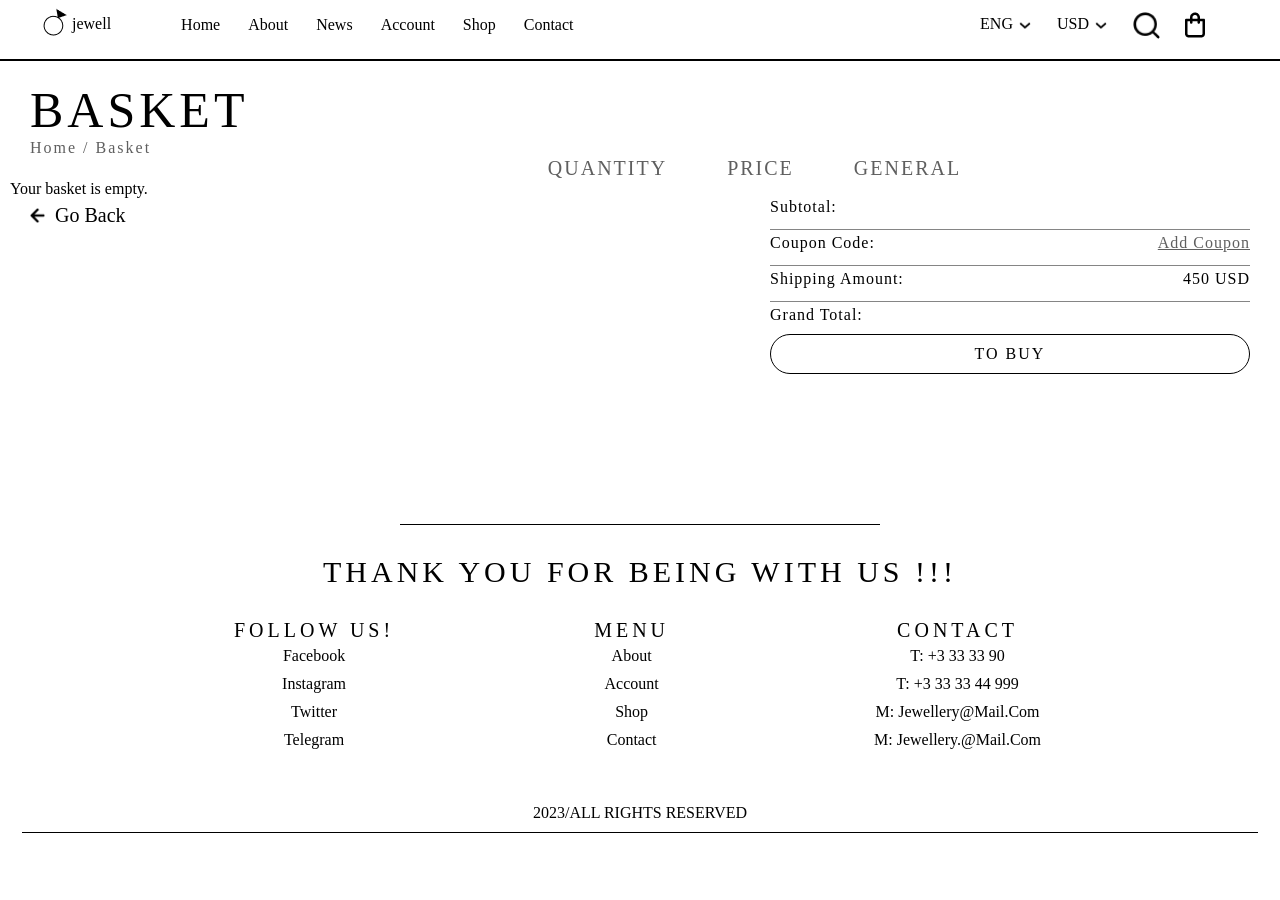
<file: basket.html>
<!DOCTYPE html>
<html lang="en">

<head>
    <meta charset="UTF-8">
    <meta name="viewport" content="width=device-width, initial-scale=1.0">
    <title>Jewellery</title>
    <link rel="icon" type="image/png" href="./images/Logo.png">
    <link rel="stylesheet" href="./style.css">
    <link rel="stylesheet" href="./stylesPages.css">
    <link rel="stylesheet" href="./shop.css">
    <link rel="stylesheet" href="./single.css">
    <link rel="stylesheet" href="./basket.css">
</head>

<body>
    <header>
        <div class="navigation">
            <div class="logomenu">
                <a href="./index.html" class="log">
                    <div class="logo">
                        <img src="./images/Logo.png" alt="logo" class="logoimg">
                        <p class="logotext">jewell</p>
                    </div>
                </a>
                <nav>
                    <ul class="navlinks">
                        <li><a href="./index.html">Home</a></li>
                        <li><a href="./index.html#about">About</a></li>
                        <li><a href="./latestNews.html">News</a></li>
                        <li><a href="/login.html">Account</a></li>
                        <li><a href="./shop.html">Shop</a></li>
                        <li><a href="#contact">Contact</a></li>
                    </ul>
                </nav>
            </div>
            <div class="parametres">
                <div class="lng">
                    <div class="eng">
                        <p class="lngtext">ENG</p>
                        <img src="./images/Vector.png" alt="vector" class="vector">
                    </div>
                    <div class="usd">
                        <p class="lngtext">USD</p>
                        <img src="./images/Vector.png" alt="vector" class="vector">
                    </div>
                </div>
                <div class="navend">
                    <div class="search">
                        <img src="./images/Search.png" alt="search" class="searchIcon">
                    </div>
                    <div class="shoppingBag">
                        <a href="./basket.html"><img src="./images/Shopping bag.png" alt="bag" class="bag">
                        </a>
                        <p class="bag-count">0</p>
                    </div>
                </div>
            </div>
        </div>
    </header>
<div class="productResult"></div>

    <div class="shopHead">
        <h1>basket</h1>
        <p>home / basket </p>
    </div>
    <div class="basketItems">
        <div class="headlines">
            <h1 class="basketText">QUANTITY</h1>
            <h1 class="basketText">PRICE</h1>
            <h1 class="basketText">GENERAL</h1>
        </div>
        <div class="cart-items"></div>
        <div class="final">
            <div class="gobVec"><img src="./images/Vector 12.png" alt="vector" class="gobackVector">
                <a href="./shop.html">Go back</a>
            </div>
            <div class="toBuy">
                <div class="subtotal">
                    <p>subtotal: </p>
                    <p class="totalPrice"></p>
                </div>
                <img src="./images/Line 8.png" alt="line">
                <div class="coupon">
                    <p>coupon code:</p>
                    <p class="addCoupon">add coupon</p>
                </div>
                <img src="./images/Line 8.png" alt="line">
                <div class="shippingAmount">
                    <p>shipping amount:</p>
                    <p>450 USD</p>
                </div>
                <img src="./images/Line 8.png" alt="line">
                <div class="grandTotal">
                    <p>grand total:</p>
                    <p class="grandTotPrice"></p>
                </div>
                <div class="buy">
                    <p>to buy</p>
                </div>
            </div>
        </div>
    </div>
    <footer id="contact">
        <div class="line">
            <img src="./images/Line 4.png" alt="line">
        </div>
        <div class="footerH1">
            <h1>thank you for being with us !!!</h1>
        </div>
        <div class="ftr">
            <div class="followUS">
                <h1>follow us!</h1>
                <div class="sites">
                    <a href="#">Facebook</a>
                    <a href="#">Instagram</a>
                    <a href="#">Twitter</a>
                    <a href="#">Telegram</a>
                </div>
            </div>
            <div class="menu">
                <h1>Menu</h1>
                <div class="links">
                    <a href="./index.html#about">About</a>
                    <a href="./login.html">Account</a>
                    <a href="./shop.html">Shop</a>
                    <a href="#contact">Contact</a>
                </div>
            </div>
            <div class="contact">
                <h1>Contact</h1>
                <div class="infrm">
                    <a href="#">t: +3 33 33 90</a>
                    <a href="#">t: +3 33 33 44 999</a>
                    <a href="#">m: jewellery@mail.com</a>
                    <a href="#">m: jewellery.@mail.com</a>
                </div>
            </div>
        </div>
        <div class="rights">
            <p>2023/all rights reserved</p>
        </div>
        <div class="lastline">
            <img src="./images/Line 4.png" alt="line">
        </div>
    </footer>


    <script src="./script.js"></script>
    <script src="./basket.js"></script>
    <script src="./single.js"></script>
    <script src="./search.js"></script>
</body>

</html>
</file>
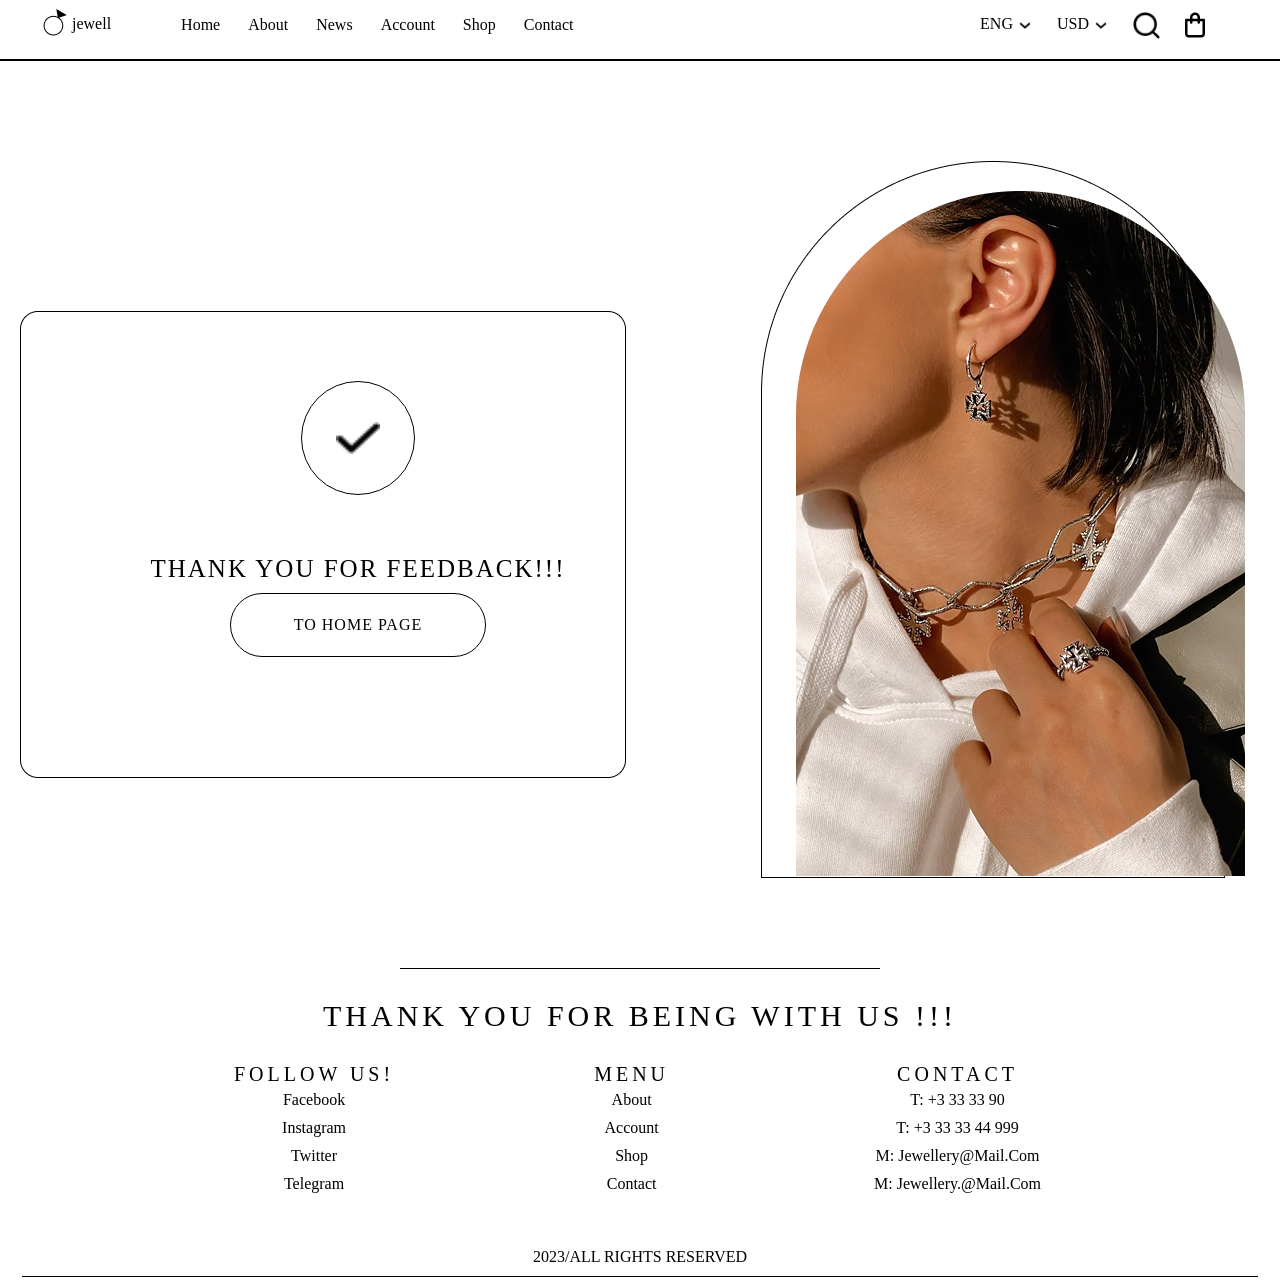
<file: feedback.html>
<!DOCTYPE html>
<html lang="en">

<head>
    <meta charset="UTF-8">
    <meta name="viewport" content="width=device-width, initial-scale=1.0">
    <title>Jewellery</title>
    <link rel="icon" type="image/png" href="./images/Logo.png">
    <link rel="stylesheet" href="style.css">
    <link rel="stylesheet" href="./stylesPages.css">

</head>

<body>
    <header>
        <div class="navigation">
            <div class="logomenu">
                <a href="./index.html" class="log">
                    <div class="logo">
                        <img src="./images/Logo.png" alt="logo" class="logoimg">
                        <p class="logotext">jewell</p>
                    </div>
                </a>
                <nav>
                    <ul class="navlinks">
                        <li><a href="./index.html">Home</a></li>
                        <li><a href="./index.html#about">About</a></li>
                        <li><a href="./latestNews.html">News</a></li>
                        <li><a href="./login.html">Account</a></li>
                        <li><a href="./shop.html">Shop</a></li>
                        <li><a href="#contact">Contact</a></li>
                    </ul>
                </nav>
            </div>
            <div class="parametres">
                <div class="lng">
                    <div class="eng">
                        <p class="lngtext">ENG</p>
                        <img src="./images/Vector.png" alt="vector" class="vector">
                    </div>
                    <div class="usd">
                        <p class="lngtext">USD</p>
                        <img src="./images/Vector.png" alt="vector" class="vector">
                    </div>
                </div>
                <div class="navend">
                    <div class="search">
                        <img src="./images/Search.png" alt="search" class="searchIcon">
                    </div>
                    <div class="shoppingBag">
                        <a href="./basket.html"><img src="./images/Shopping bag.png" alt="bag" class="bag"></a>
                        <p class="bag-count">0</p>

                    </div>
                </div>
            </div>
        </div>
    </header>
    <div class="productResult"></div>

    <div class="feedbackContainer">
        <div class="rec1">
            <a href="./index.html"> <img src="./images/feedback.png" alt="rectangle" class="rec">
            </a>
            <div class="textPart">
                <div class="roundElipse">
                    <img src="./images/Vector 11.png">
                </div>
                <p class="feedbackP">Thank you for feedback!!!</p>
                <div class="toHome">
                    <p> to home page</p>
                </div>
            </div>
        </div>
        <div class="rec2">
            <img src="./images/feedbackrec.png" alt="rectangle" class="feedRec">
            <img src="./images/feedbackimg.png" alt="image" class="feedimg">
        </div>
    </div>
    <footer id="contact">
        <div class="line">
            <img src="./images/Line 4.png" alt="line">
        </div>
        <div class="footerH1">
            <h1>thank you for being with us !!!</h1>
        </div>
        <div class="ftr">
            <div class="followUS">
                <h1>follow us!</h1>
                <div class="sites">
                    <a href="#">Facebook</a>
                    <a href="#">Instagram</a>
                    <a href="#">Twitter</a>
                    <a href="#">Telegram</a>
                </div>
            </div>
            <div class="menu">
                <h1>Menu</h1>
                <div class="links">
                    <a href="./index.html#about">About</a>
                    <a href="./login.html">Account</a>
                    <a href="./shop.html">Shop</a>
                    <a href="#contact">Contact</a>
                </div>
            </div>
            <div class="contact">
                <h1>Contact</h1>
                <div class="infrm">
                    <a href="#">t: +3 33 33 90</a>
                    <a href="#">t: +3 33 33 44 999</a>
                    <a href="#">m: jewellery@mail.com</a>
                    <a href="#">m: jewellery.@mail.com</a>
                </div>
            </div>
        </div>
        <div class="rights">
            <p>2023/all rights reserved</p>
        </div>
        <div class="lastline">
            <img src="./images/Line 4.png" alt="line">
        </div>
    </footer>

    <script src="./search.js"></script>
</body>

</html>
</file>
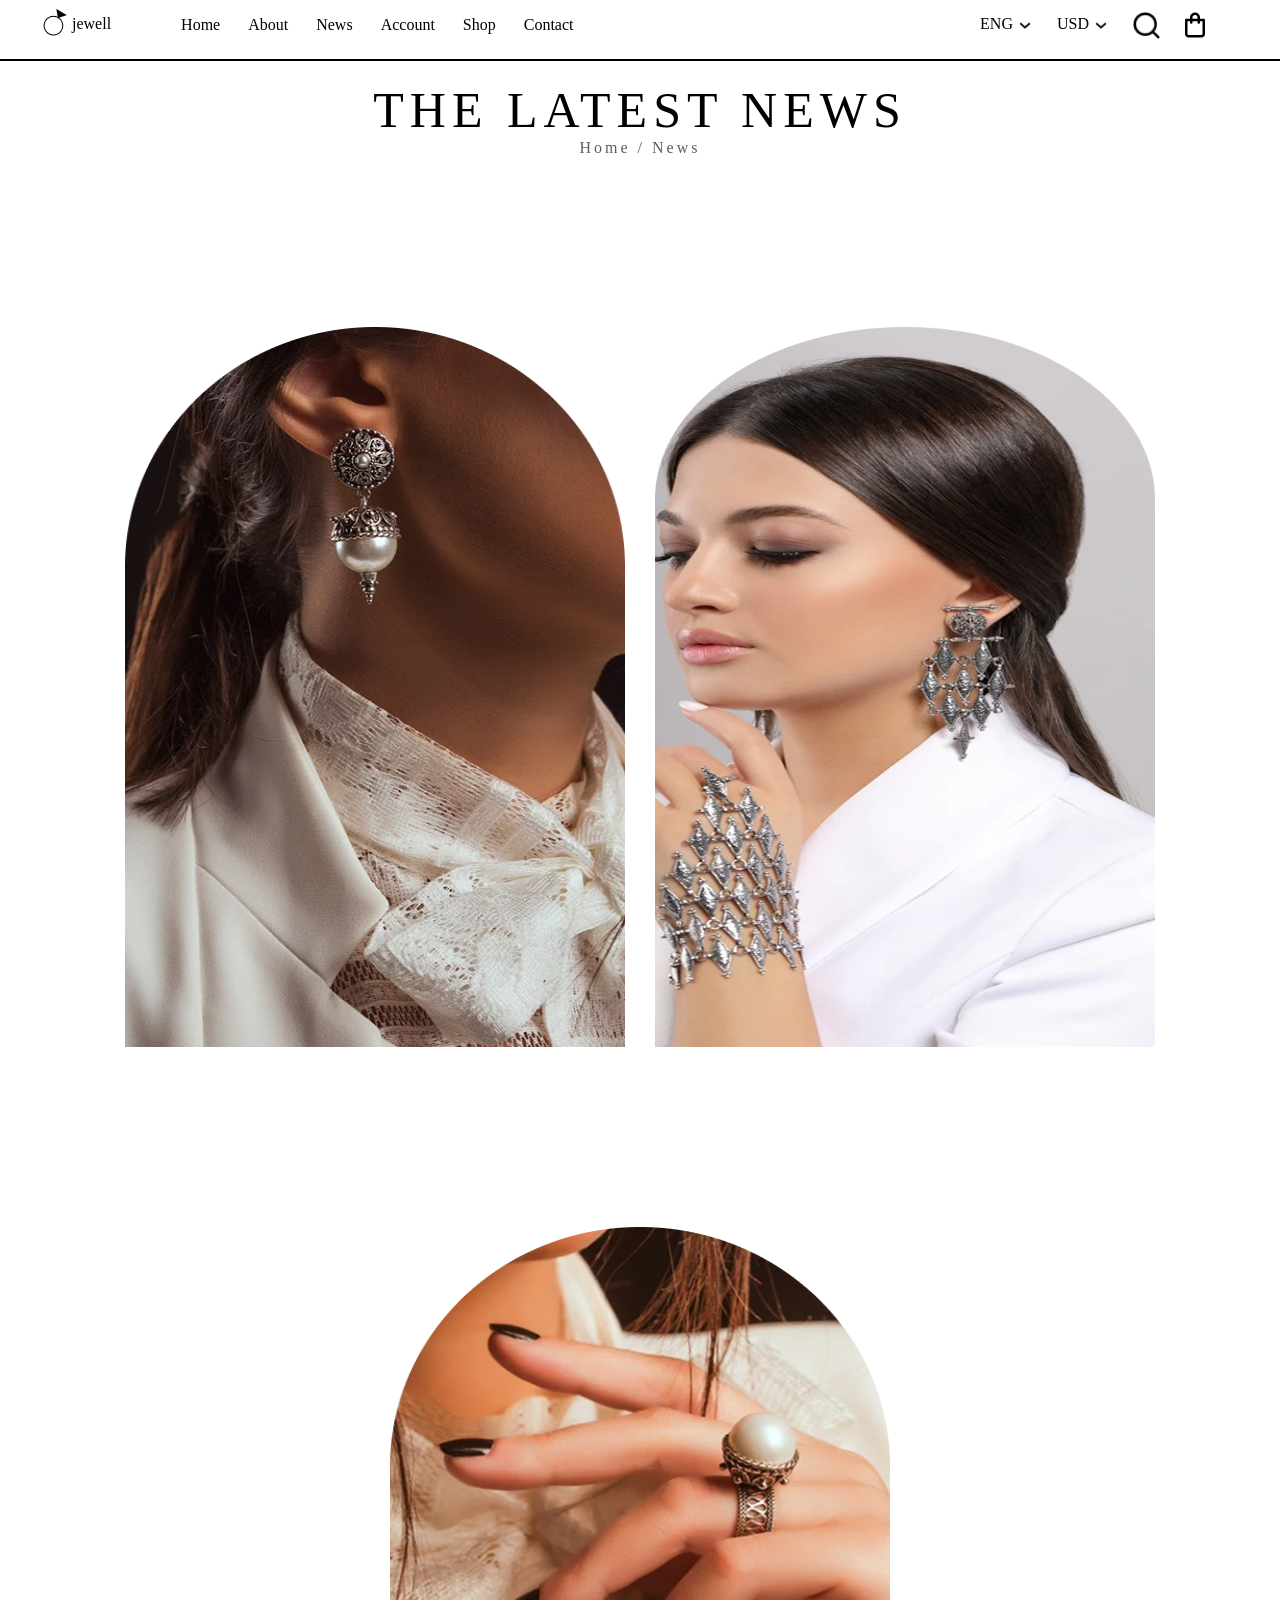
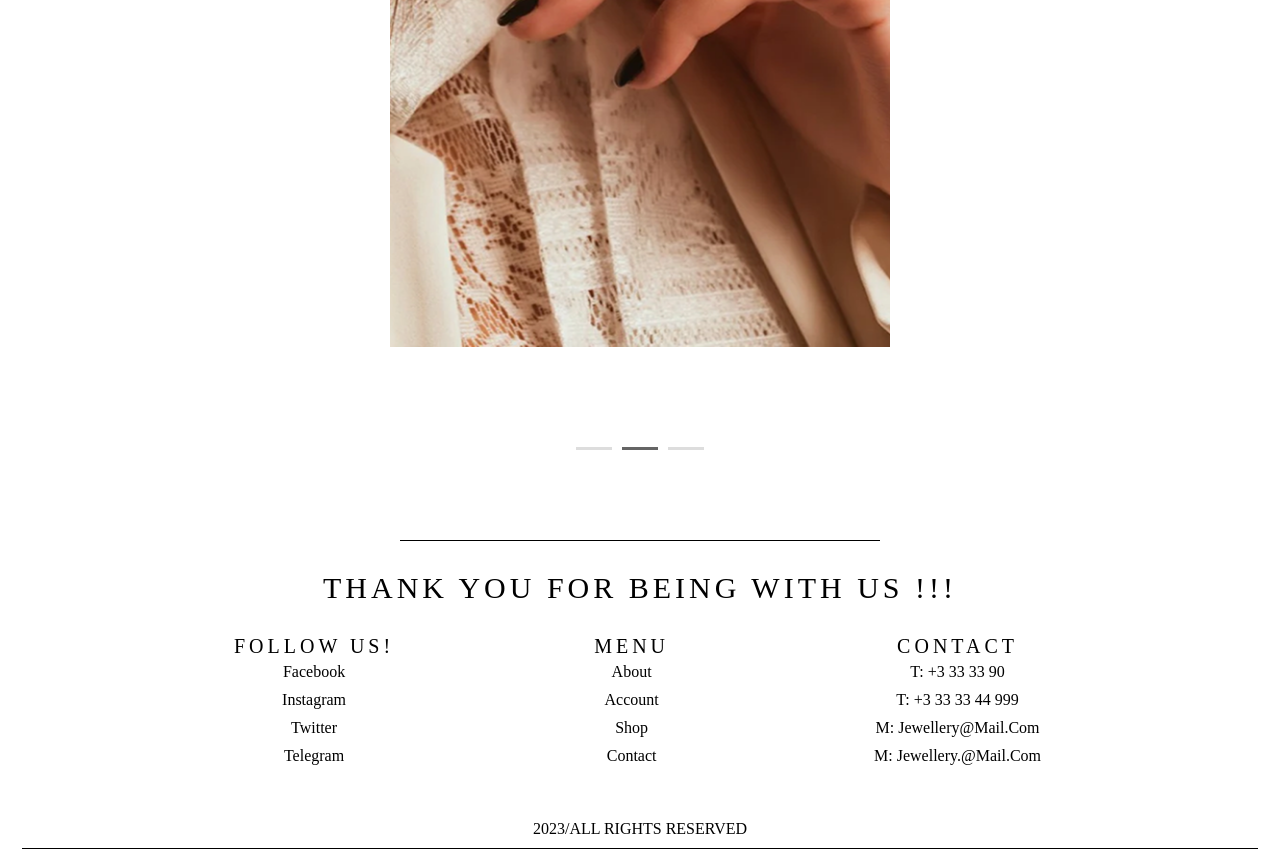
<file: latestNews.html>
<!DOCTYPE html>
<html lang="en">

<head>
    <meta charset="UTF-8">
    <meta name="viewport" content="width=device-width, initial-scale=1.0">
    <title>Jewellery</title>
    <link rel="icon" type="image/png" href="./images/Logo.png">
    <link rel="stylesheet" href="./style.css">
    <link rel="stylesheet" href="./stylesPages.css">
</head>

<body>
    <div class="container">
        <header>
            <div class="navigation">
                <div class="logomenu">
                    <a href="./index.html" class="log">
                        <div class="logo">
                            <img src="./images/Logo.png" alt="logo" class="logoimg">
                            <p class="logotext">jewell</p>
                        </div>
                    </a>
                    <nav>
                        <ul class="navlinks">
                            <li><a href="./index.html">Home</a></li>
                            <li><a href="./index.html#about">About</a></li>
                            <li><a href="./latestNews.html">News</a></li>
                            <li><a href="./login.html">Account</a></li>
                            <li><a href="./shop.html">Shop</a></li>
                            <li><a href="#contact">Contact</a></li>
                        </ul>
                    </nav>
                </div>
                <div class="parametres">
                    <div class="lng">
                        <div class="eng">
                            <p class="lngtext">ENG</p>
                            <img src="./images/Vector.png" alt="vector" class="vector">
                        </div>
                        <div class="usd">
                            <p class="lngtext">USD</p>
                            <img src="./images/Vector.png" alt="vector" class="vector">
                        </div>
                    </div>
                    <div class="navend">
                        <div class="search">
                            <img src="./images/Search.png" alt="search" class="searchIcon">
                        </div>
                        <div class="shoppingBag">
                            <a href="./basket.html"><img src="./images/Shopping bag.png" alt="bag" class="bag"></a>
                            <p class="bag-count">0</p>
                        </div>
                    </div>
                </div>
            </div>
            </header>
<div class="productResult"></div>

    </div>
    <div class="container">
        <div class="newsHeading">
            <h1>the latest news</h1>
            <p>home / news </p>
        </div>
        <div class="newsImgs">
            <div class="nImg1">
                <img src="./images/818D1EB2-E894-44CC-B48E-D9CD64227FA9_1_900x 17.png" alt="img" class="nImgs">
                <div class="blurry" >
                    <div class="texts">
                        <p class="nImghead">Earrings “Shaki”</p>
                        <p class="nImgdes">The connecting pieces of these large
                            diamond-shaped silver earrings are
                            reminiscent of the waterfall of the same name in Syunik.</p>
                    </div>
                    <div class="rec">
                        <img src="./images/newsrectangle.png" alt="rectangle">
                        <p>more</p>
                    </div>
                </div>
            </div>
            <div class="nImg2">
                <img src="./images/newImg2.png" alt="img" class="nImgs">
                <div class="blurry" >
                    <div class="texts">
                        <p class="nImghead">Earrings “Shaki”</p>
                        <p class="nImgdes">The connecting pieces of these large
                            diamond-shaped silver earrings are
                            reminiscent of the waterfall of the same name in Syunik.</p>
                    </div>
                    <div class="rec">
                        <img src="./images/newsrectangle.png" alt="rectangle">
                        <p>more</p>
                    </div>
                </div>
                
            </div>
            <div class="nImg3">
                <img src="./images/818D1EB2-E894-44CC-B48E-D9CD64227FA9_1_900x 16.png" alt="img" class="nImgs">
                <div class="blurry" >
                    <div class="texts">
                        <p class="nImghead">Earrings “Shaki”</p>
                        <p class="nImgdes">The connecting pieces of these large
                            diamond-shaped silver earrings are
                            reminiscent of the waterfall of the same name in Syunik.</p>
                    </div>
                    <div class="rec">
                        <img src="./images/newsrectangle.png" alt="rectangle">
                        <p>more</p>
                    </div>
                </div>
            </div>
            
        </div>
        <div class="nextpage">
            <img src="./images/Line 5.png" alt="line">
            <img src="./images/Line 6.png" alt="line2">
            <img src="./images/Line 5.png" alt="line">
        </div>
    </div>
    <footer id="contact">
        <div class="line">
            <img src="./images/Line 4.png" alt="line">
        </div>
        <div class="footerH1">
            <h1>thank you for being with us !!!</h1>
        </div>
        <div class="ftr">
            <div class="followUS">
                <h1>follow us!</h1>
                <div class="sites">
                    <a href="#">Facebook</a>
                    <a href="#">Instagram</a>
                    <a href="#">Twitter</a>
                    <a href="#">Telegram</a>
                </div>
            </div>
            <div class="menu">
                <h1>Menu</h1>
                <div class="links">
                    <a href=".//index.html#about">About</a>
                    <a href="./login.html">Account</a>
                    <a href="./shop.html">Shop</a>
                    <a href="#contact">Contact</a>
                </div>
            </div>
            <div class="contact">
                <h1>Contact</h1>
                <div class="infrm">
                    <a href="#">t: +3 33 33 90</a>
                    <a href="#">t: +3 33 33 44 999</a>
                    <a href="#">m: jewellery@mail.com</a>
                    <a href="#">m: jewellery.@mail.com</a>
                </div>
            </div>
        </div>
        <div class="rights">
            <p>2023/all rights reserved</p>
        </div>
        <div class="lastline">
            <img src="./images/Line 4.png" alt="line">
        </div>
    </footer>
    <script src="./search.js"></script>
</body>

</html>
</file>
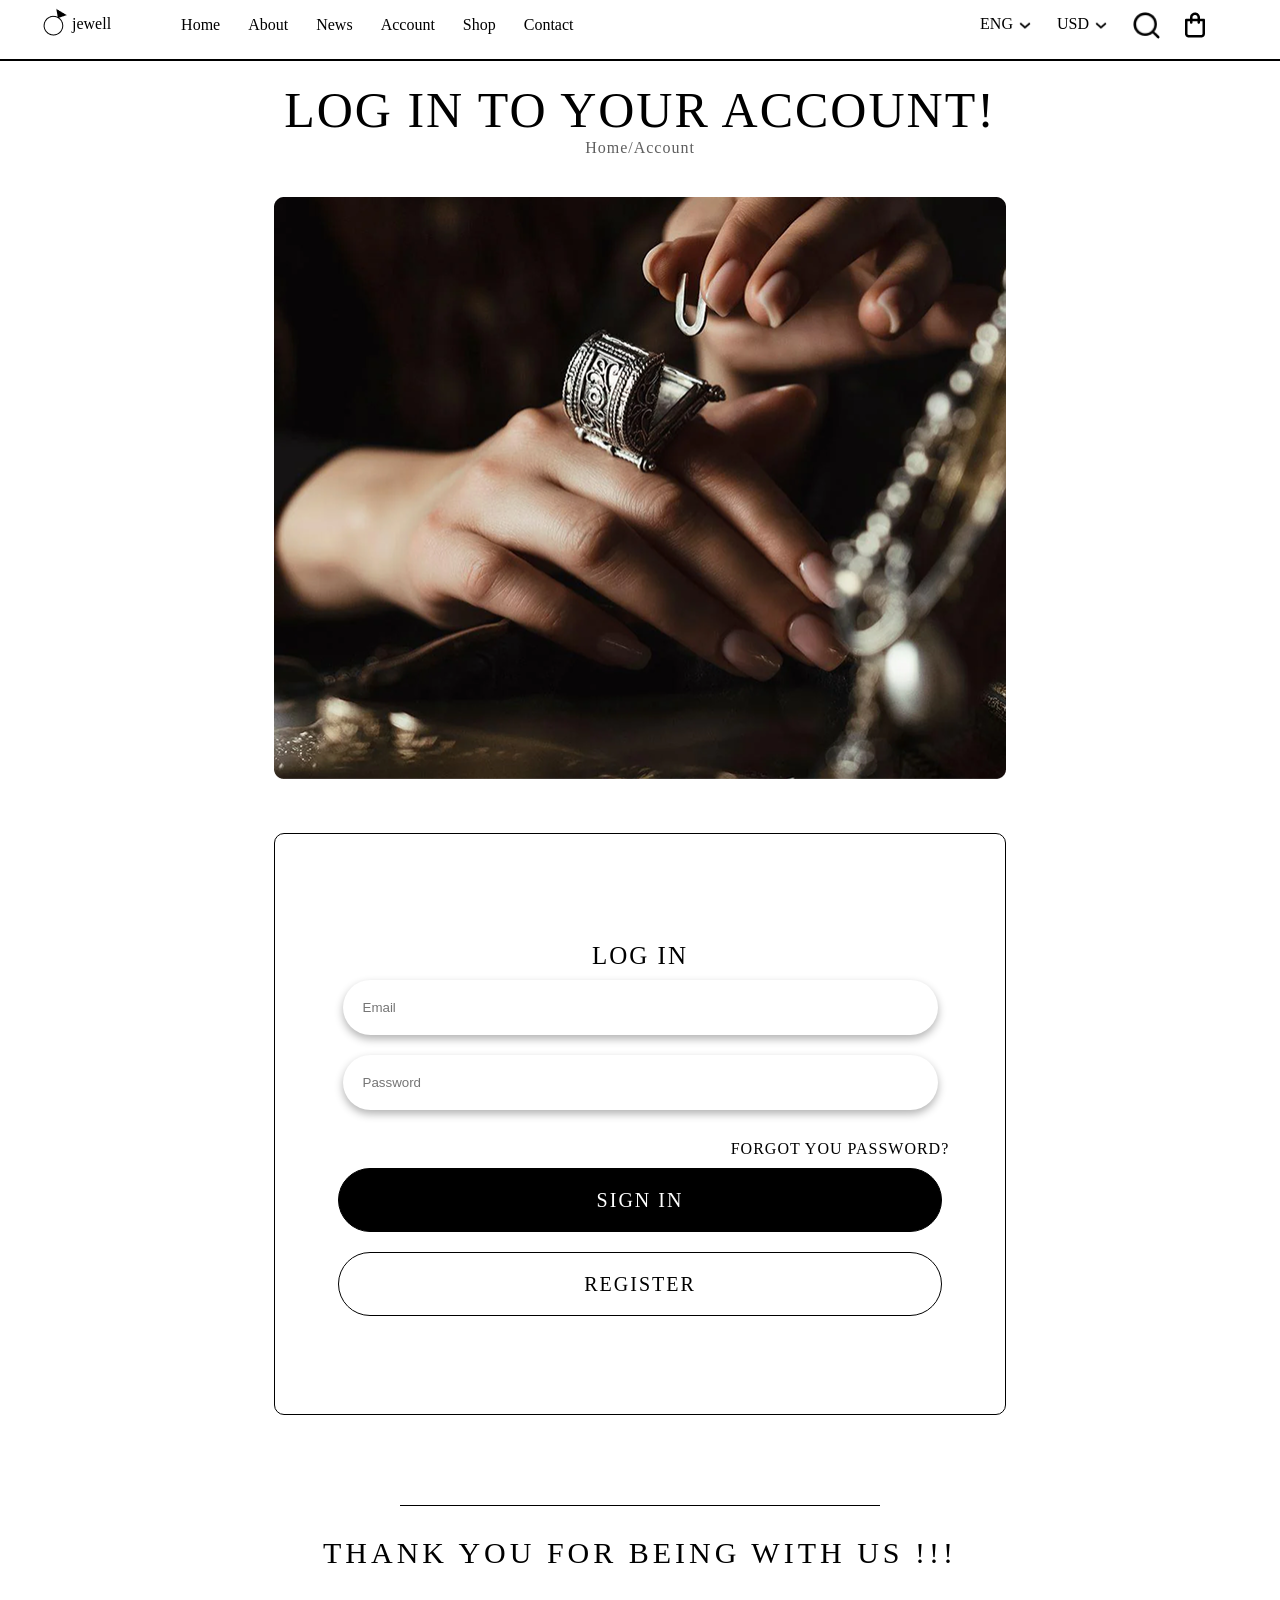
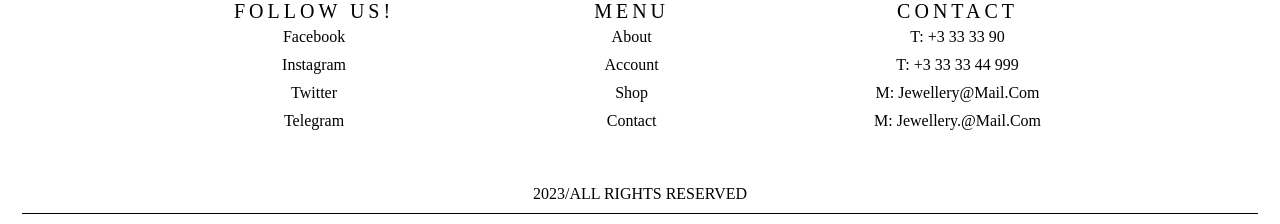
<file: login.html>
<!DOCTYPE html>
<html lang="en">

<head>
    <meta charset="UTF-8">
    <meta name="viewport" content="width=device-width, initial-scale=1.0">
    <title>Jewellery</title>
    <link rel="icon" type="image/png" href="./images/Logo.png">
    <link rel="stylesheet" href="style.css">
    <link rel="stylesheet" href="./stylesPages.css">
    <link rel="stylesheet" href="./login.css">


</head>

<body>
    <header>
        <div class="navigation">
            <div class="logomenu">
                <a href="./index.html" class="log">
                    <div class="logo">
                        <img src="./images/Logo.png" alt="logo" class="logoimg">
                        <p class="logotext">jewell</p>
                    </div>
                </a>
                <nav>
                    <ul class="navlinks">
                        <li><a href="./index.html">Home</a></li>
                        <li><a href="./index.html#about">About</a></li>
                        <li><a href="./latestNews.html">News</a></li>
                        <li><a href="./login.html">Account</a></li>
                        <li><a href="./shop.html">Shop</a></li>
                        <li><a href="#contact">Contact</a></li>
                    </ul>
                </nav>
            </div>
            <div class="parametres">
                <div class="lng">
                    <div class="eng">
                        <p class="lngtext">ENG</p>
                        <img src="./images/Vector.png" alt="vector" class="vector">
                    </div>
                    <div class="usd">
                        <p class="lngtext">USD</p>
                        <img src="./images/Vector.png" alt="vector" class="vector">
                    </div>
                </div>
                <div class="navend">
                    <div class="search">
                        <img src="./images/Search.png" alt="search" class="searchIcon">
                    </div>
                    <div class="shoppingBag">
                        <a href="./basket.html"><img src="./images/Shopping bag.png" alt="bag" class="bag"></a>
                        <p class="bag-count">0</p>
                    </div>
                </div>
            </div>
        </div>
    </header>
<div class="productResult"></div>

    <h3 class="loghead">log in to your account!</h3>
    <h5 class="account">Home/Account</h5>

    <div class="logContainer">
        <div class="logimg">
            <img src="./images/logRegimg.png" alt="image">
        </div>
        <div class="login">
            <h1>log in</h1>
            <input type="email" name="email" id="email" placeholder="Email">
            <input type="password" name="password" id="password" placeholder="Password">
            <p class="forgot">forgot you password?</p>
            <a class="signin" href="./feedback.html">
                <p>sign in</p>
            </a>
            <a href="./register.html" class="register">
                <p>register</p>
            </a>
        </div>
    </div>
    <footer id="contact">
        <div class="line">
            <img src="./images/Line 4.png" alt="line">
        </div>
        <div class="footerH1">
            <h1>thank you for being with us !!!</h1>
        </div>
        <div class="ftr">
            <div class="followUS">
                <h1>follow us!</h1>
                <div class="sites">
                    <a href="#">Facebook</a>
                    <a href="#">Instagram</a>
                    <a href="#">Twitter</a>
                    <a href="#">Telegram</a>
                </div>
            </div>
            <div class="menu">
                <h1>Menu</h1>
                <div class="links">
                    <a href="./index.html#about">About</a>
                    <a href="./login.html">Account</a>
                    <a href="./shop.html">Shop</a>
                    <a href="#contact">Contact</a>
                </div>
            </div>
            <div class="contact">
                <h1>Contact</h1>
                <div class="infrm">
                    <a href="#">t: +3 33 33 90</a>
                    <a href="#">t: +3 33 33 44 999</a>
                    <a href="#">m: jewellery@mail.com</a>
                    <a href="#">m: jewellery.@mail.com</a>
                </div>
            </div>
        </div>
        <div class="rights">
            <p>2023/all rights reserved</p>
        </div>
        <div class="lastline">
            <img src="./images/Line 4.png" alt="line">
        </div>
    </footer>
    <script src="./search.js"></script>
</body>

</html>
</file>
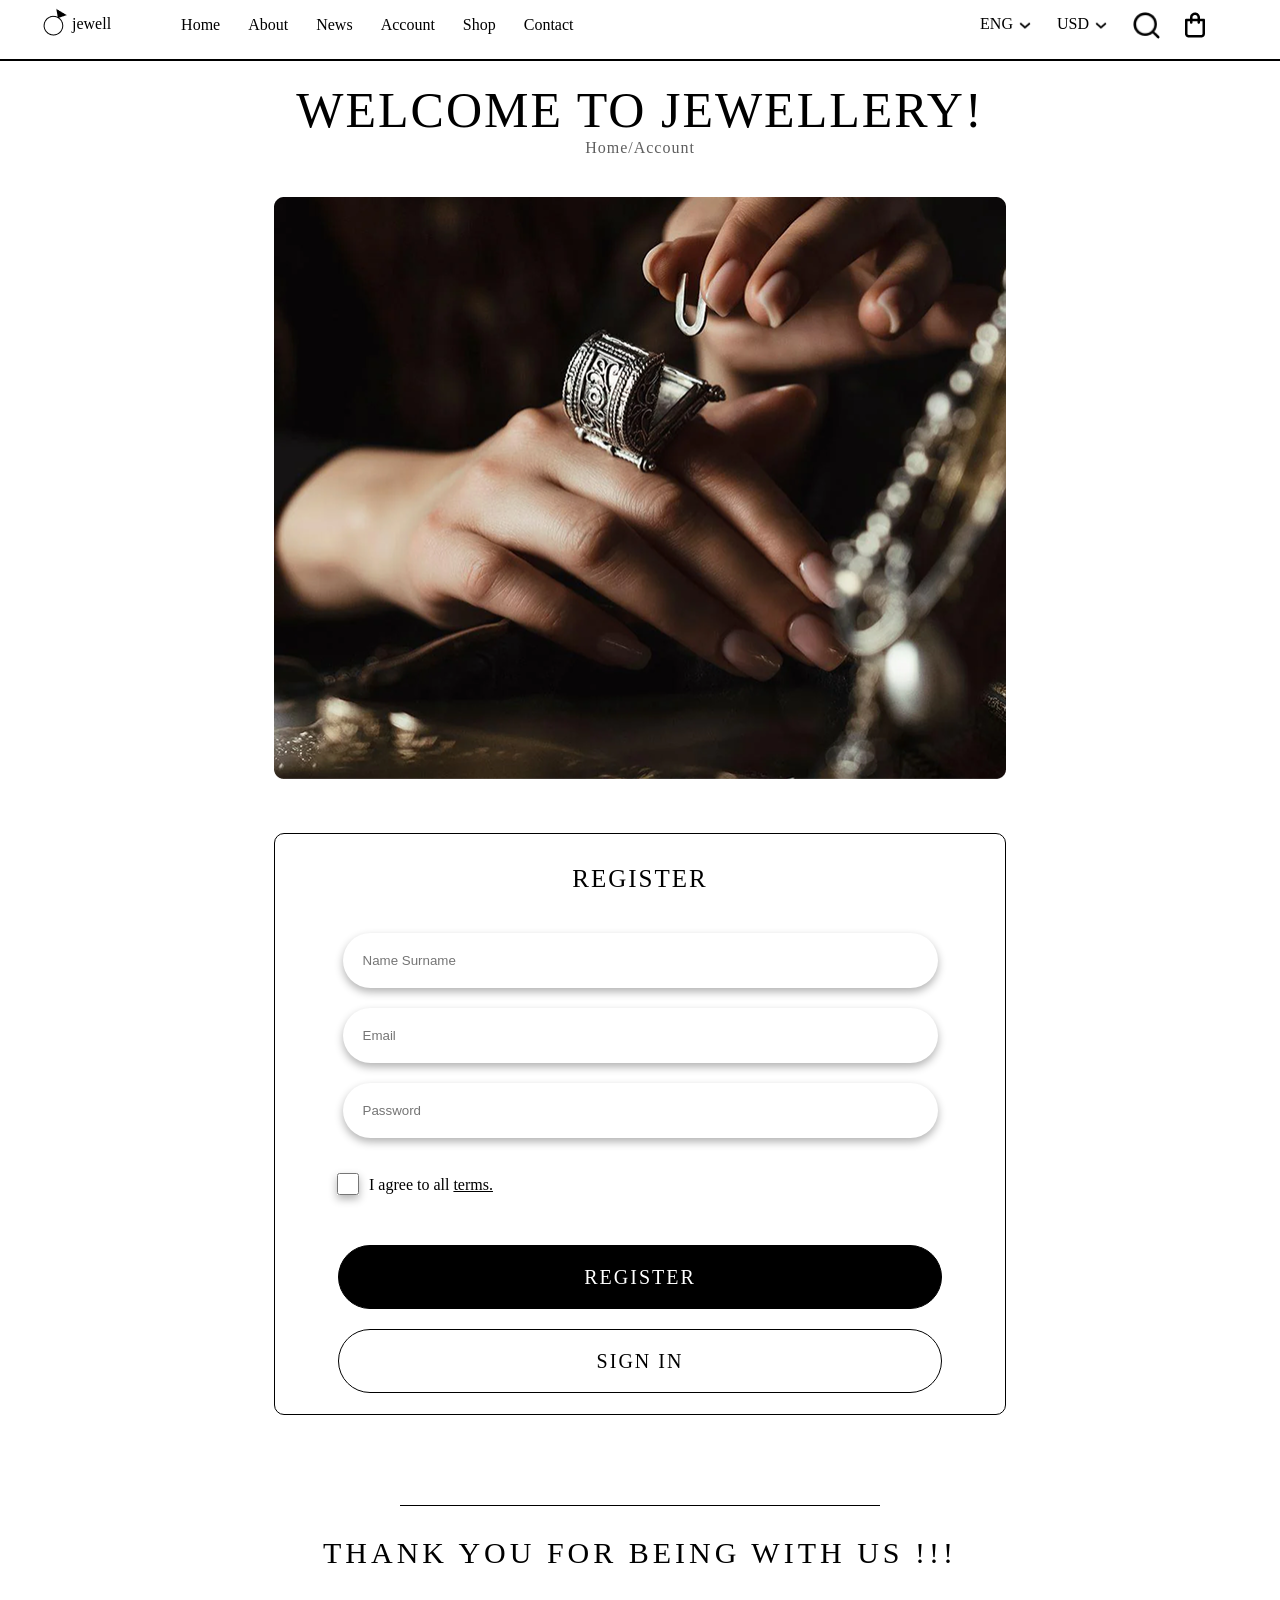
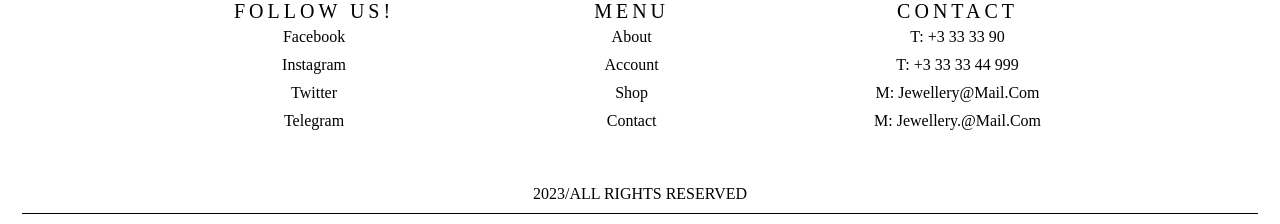
<file: register.html>
<!DOCTYPE html>
<html lang="en">

<head>
    <meta charset="UTF-8">
    <meta name="viewport" content="width=device-width, initial-scale=1.0">
    <title>Jewellery</title>
    <link rel="icon" type="image/png" href="./images/Logo.png">
    <link rel="stylesheet" href="style.css">
    <link rel="stylesheet" href="./stylesPages.css">
    <link rel="stylesheet" href="./login.css">


</head>

<body>
    <header>
        <div class="navigation">
            <div class="logomenu">
                <a href="./index.html" class="log">
                    <div class="logo">
                        <img src="./images/Logo.png" alt="logo" class="logoimg">
                        <p class="logotext">jewell</p>
                    </div>
                </a>
                <nav>
                    <ul class="navlinks">
                        <li><a href="./index.html">Home</a></li>
                        <li><a href="./index.html#about">About</a></li>
                        <li><a href="./latestNews.html">News</a></li>
                        <li><a href="./login.html">Account</a></li>
                        <li><a href="./shop.html">Shop</a></li>
                        <li><a href="#contact">Contact</a></li>
                    </ul>
                </nav>
            </div>
            <div class="parametres">
                <div class="lng">
                    <div class="eng">
                        <p class="lngtext">ENG</p>
                        <img src="./images/Vector.png" alt="vector" class="vector">
                    </div>
                    <div class="usd">
                        <p class="lngtext">USD</p>
                        <img src="./images/Vector.png" alt="vector" class="vector">
                    </div>
                </div>
                <div class="navend">
                    <div class="search">
                        <img src="./images/Search.png" alt="search" class="searchIcon">
                    </div>
                    <div class="shoppingBag">
                        <a href="./basket.html"><img src="./images/Shopping bag.png" alt="bag" class="bag"></a>
                        <p class="bag-count">0</p>

                    </div>
                </div>
            </div>
        </div>
    </header>
<div class="productResult"></div>

    <h3 class="loghead">welcome to jewellery!</h3>
    <h5 class="account">Home/Account</h5>

    <div class="regContainer">
        <div class="logimg">
            <img src="./images/logRegimg.png" alt="image">
        </div>
        <div class="reg">
            <h1>register</h1>
            <input type="text" id="name" placeholder="Name Surname">
            <input type="email" name="email" id="email" placeholder="Email">
            <input type="password" name="password" id="password" placeholder="Password">
            <div class="iAgree">
                 <input type="checkbox" name="arrow" id="arrow">
                <div class="pp">
                    <p>I agree to all</p>
                    <p> </p>
                    <p class="terms">terms.</p>
                </div>
            </div>
            <a class="regist" href="./feedback.html">
                <p>register</p>
            </a>
            <a href="./login.html" class="sign">
                <p>sign in</p>
            </a>

        </div>
    </div>

    <footer id="contact">
        <div class="line">
            <img src="./images/Line 4.png" alt="line">
        </div>
        <div class="footerH1">
            <h1>thank you for being with us !!!</h1>
        </div>
        <div class="ftr">
            <div class="followUS">
                <h1>follow us!</h1>
                <div class="sites">
                    <a href="#">Facebook</a>
                    <a href="#">Instagram</a>
                    <a href="#">Twitter</a>
                    <a href="#">Telegram</a>
                </div>
            </div>
            <div class="menu">
                <h1>Menu</h1>
                <div class="links">
                    <a href="./index.html#about">About</a>
                    <a href="./login.html">Account</a>
                    <a href="./shop.html">Shop</a>
                    <a href="#contact">Contact</a>
                </div>
            </div>
            <div class="contact">
                <h1>Contact</h1>
                <div class="infrm">
                    <a href="#">t: +3 33 33 90</a>
                    <a href="#">t: +3 33 33 44 999</a>
                    <a href="#">m: jewellery@mail.com</a>
                    <a href="#">m: jewellery.@mail.com</a>
                </div>
            </div>
        </div>
        <div class="rights">
            <p>2023/all rights reserved</p>
        </div>
        <div class="lastline">
            <img src="./images/Line 4.png" alt="line">
        </div>
    </footer>
    <script src="./search.js"></script>
</body>

</html>
</file>
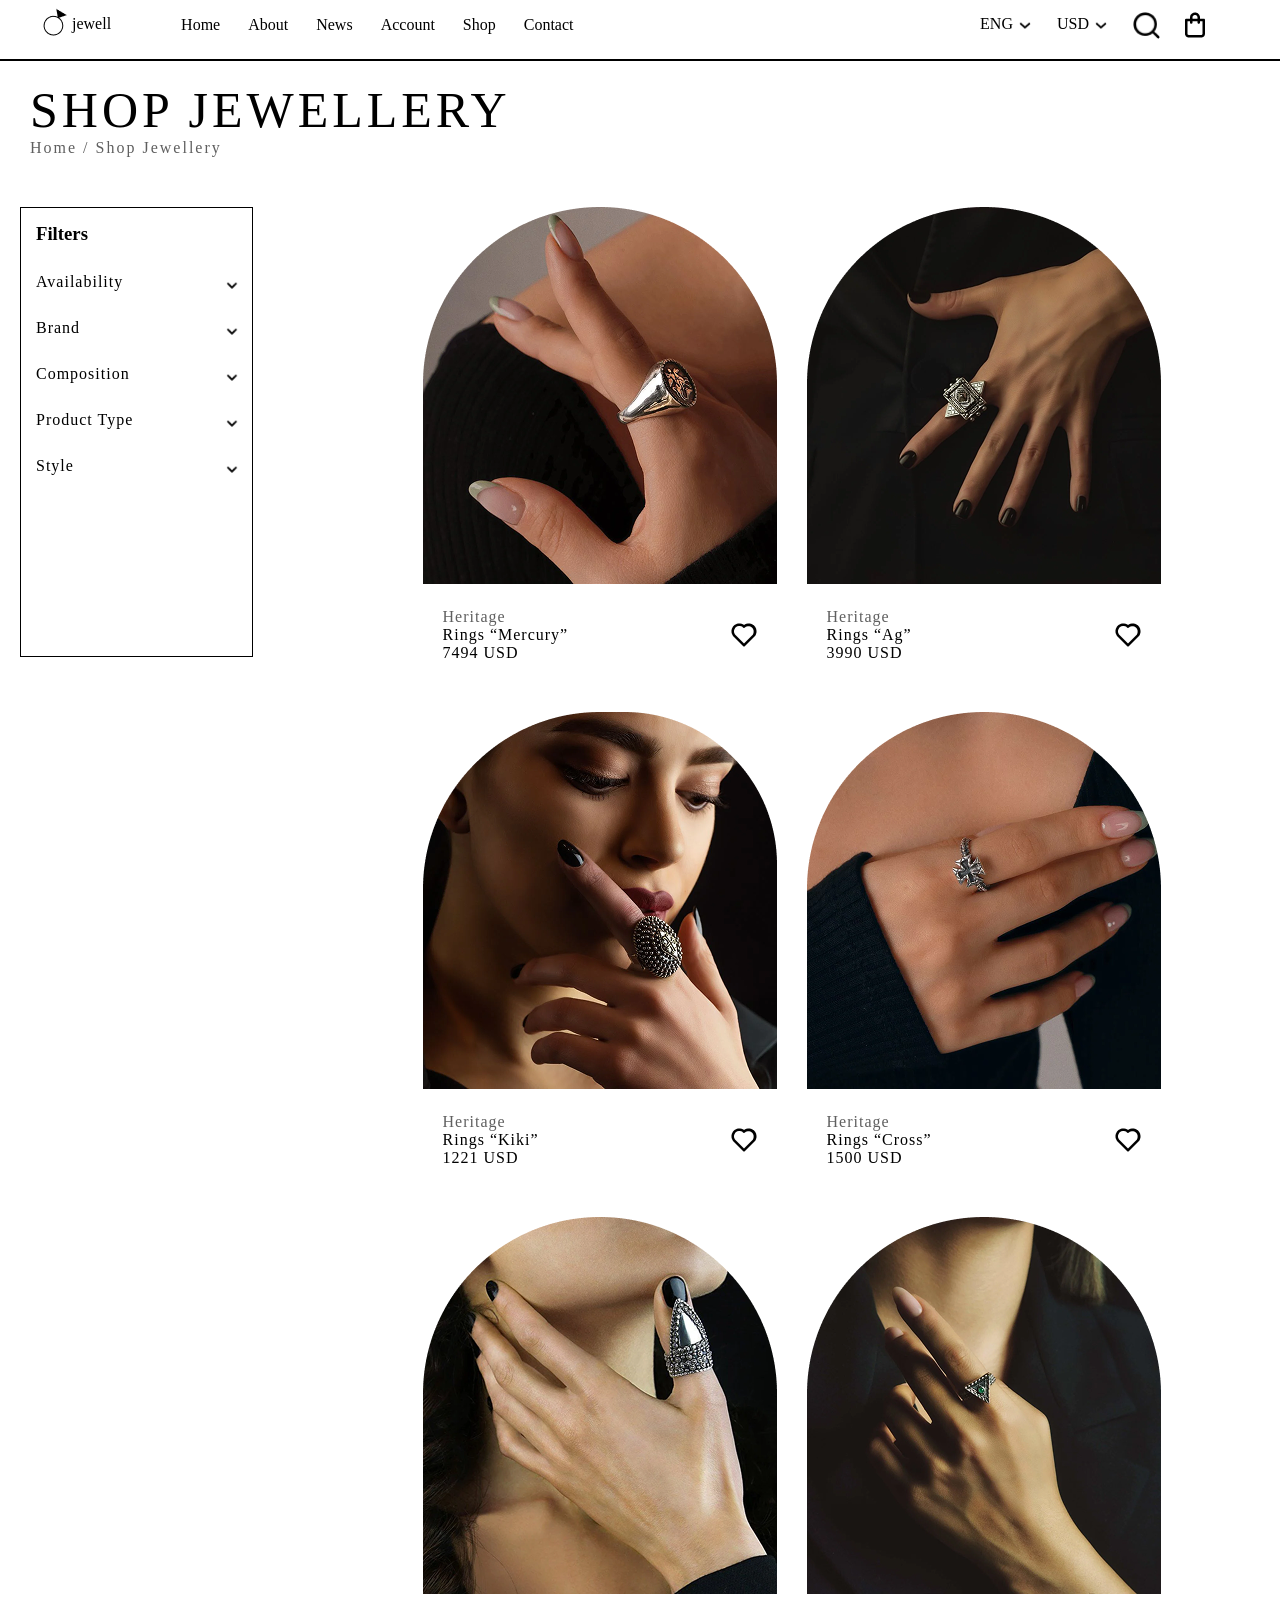
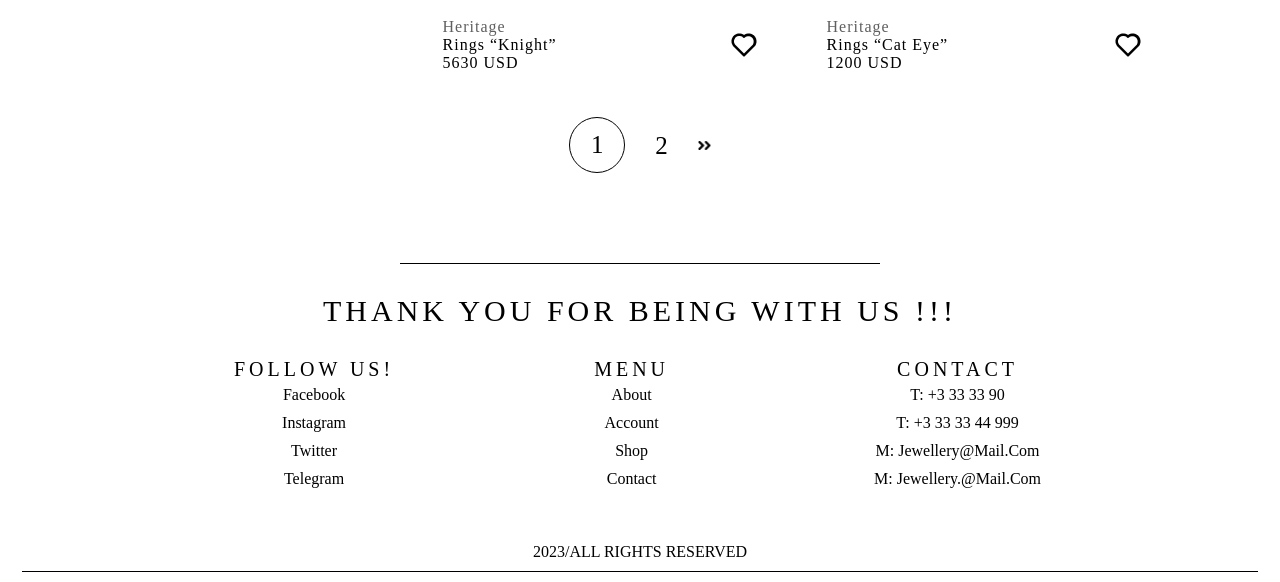
<file: shop.html>
<!DOCTYPE html>
<html lang="en">

<head>
    <meta charset="UTF-8">
    <meta name="viewport" content="width=device-width, initial-scale=1.0">
    <title>Jewellery</title>
    <link rel="icon" type="image/png" href="./images/Logo.png">
    <link rel="stylesheet" href="./style.css">
    <link rel="stylesheet" href="./stylesPages.css">
    <link rel="stylesheet" href="./shop.css">
    
</head>

<body>
    <header>
        <div class="navigation">
            <div class="logomenu">
                <a href="./index.html" class="log">
                    <div class="logo">
                        <img src="./images/Logo.png" alt="logo" class="logoimg">
                        <p class="logotext">jewell</p>
                    </div>
                </a>
                <nav>
                    <ul class="navlinks">
                        <li><a href="./index.html">Home</a></li>
                        <li><a href="./index.html#about">About</a></li>
                        <li><a href="./latestNews.html">News</a></li>
                        <li><a href="./login.html">Account</a></li>
                        <li><a href="./shop.html">Shop</a></li>
                        <li><a href="#contact">Contact</a></li>
                    </ul>
                </nav>
            </div>
            <div class="parametres">
                <div class="lng">
                    <div class="eng">
                        <p class="lngtext">ENG</p>
                        <img src="./images/Vector.png" alt="vector" class="vector">
                    </div>
                    <div class="usd">
                        <p class="lngtext">USD</p>
                        <img src="./images/Vector.png" alt="vector" class="vector">
                    </div>
                </div>
                <div class="navend">
                    <div class="search">
                        <img src="./images/Search.png" alt="search" class="searchIcon">
                    </div>
                    <div class="shoppingBag">
                        <a href="./basket.html"><img src="./images/Shopping bag.png" alt="bag" class="bag"></a>
                        <p class="bag-count">0</p>
                    </div>
                </div>
            </div>
        </div>
    </header>
<div class="productResult"></div>

    <div class="shopHead">
        <h1>shop jewellery</h1>
        <p>home / shop jewellery </p>
    </div>
    <div class="container">
        <div class="aside">
            <h3>Filters</h3>
            <div class="prop">
                <h4>Availability</h4>
                <img src="./images/Vector 7.png" alt="downArrow" class="downArrow" onclick="toggleFilter(this)">
            </div>
            <ul class="filterList">
                <li><input type="checkbox">In Stock</li>
                <li><input type="checkbox">Out of Stock</li>
            </ul>
            <div class="prop">
                <h4>Brand</h4>
                <img src="./images/Vector 7.png" alt="downArrow" class="downArrow" onclick="toggleFilter(this)">
            </div>
            <ul class="filterList" >
                <li><input type="checkbox">Heritage</li>
                <li><input type="checkbox">Jewellery</li>
            </ul>
            <div class="prop">
                <h4>Composition</h4>
                <img src="./images/Vector 7.png" alt="downArrow" class="downArrow" onclick="toggleFilter(this)">
            </div>
            <ul class="filterList">
                <li><input type="checkbox">Silver 925</li>
                <li><input type="checkbox">Gold 585</li>
            </ul>
            <div class="prop">
                <h4>Product Type</h4>
                <img src="./images/Vector 7.png" alt="downArrow" class="downArrow" onclick="toggleFilter(this)">
            </div>
            <ul class="filterList">
                <li><input type="checkbox">Rings</li>
                <li><input type="checkbox">Earrings</li>
                <li><input type="checkbox">Necklackes</li>
            </ul>
            <div class="prop">
                <h4>Style</h4>
                <img src="./images/Vector 7.png" alt="downArrow" class="downArrow" onclick="toggleFilter(this)">
            </div>
            <ul class="filterList">
                <li><input type="checkbox">Double</li>
                <li><input type="checkbox">Set</li>
                <li><input type="checkbox">Single</li>
            </ul>
        </div>
        <main>
            <div class="products">
                <div class="product1" id="1" >
                    <a href="single.html?id=0"><img src="./images/product1.png" alt="prod1" class="prod" onclick="seeProduct(1)">
                        </a>
                    <div class="prodDes">
                        <div class="desText">
                            <p class="heritage">Heritage</p>
                            <p class="prName">rings “mercury”</p>
                            <p class="prPrice">7494 usd</p>
                        </div>
                        <div class="likeVec">
                            <img src="./images/Vector 6.png" alt="heart" class="heart" data-liked="false">
                        </div>
                    </div>
                </div>
                <div class="product2" id="2">
                    <a href="single.html?id=1"><img src="./images/product2.png" alt="prod1" class="prod" onclick="seeProduct(2)"></a>
                    <div class="prodDes">
                        <div class="desText">
                            <p class="heritage">Heritage</p>
                            <p class="prName">rings “ag”</p>
                            <p class="prPrice">3990 USD</p>
                        </div>
                        <div class="likeVec">
                            <img src="./images/Vector 6.png" alt="heart" class="heart" data-liked="false">
                        </div>
                    </div>
                </div>
                <div class="product3" id="3">
                    <a href="single.html?id=2"><img src="./images/product3.png" alt="prod1" class="prod" onclick="seeProduct(3)"></a>
                    <div class="prodDes">
                        <div class="desText">
                            <p class="heritage">Heritage</p>
                            <p class="prName">rings “kiki”</p>
                            <p class="prPrice">1221 USD</p>
                        </div>
                        <div class="likeVec">
                            <img src="./images/Vector 6.png" alt="heart" class="heart" data-liked="false">
                        </div>
                    </div>
                </div>
                <div class="product4" id="4">
                    <a href="single.html?id=3"><img src="./images/product4.png" alt="prod1" class="prod" onclick="seeProduct(4)"></a>
                    <div class="prodDes">
                        <div class="desText">
                            <p class="heritage">Heritage</p>
                            <p class="prName">rings “cross”</p>
                            <p class="prPrice">1500 USD</p>
                        </div>
                        <div class="likeVec">
                            <img src="./images/Vector 6.png" alt="heart" class="heart" data-liked="false">
                        </div>
                    </div>
                </div>
                <div class="product5" id="5">
                    <a href="single.html?id=4"><img src="./images/product5.png" alt="prod1" class="prod" onclick="seeProduct(5)"></a>
                    <div class="prodDes">
                        <div class="desText">
                            <p class="heritage">Heritage</p>
                            <p class="prName">rings “Knight”</p>
                            <p class="prPrice">5630 USD</p>
                        </div>
                        <div class="likeVec">
                            <img src="./images/Vector 6.png" alt="heart" class="heart" data-liked="false">
                        </div>
                    </div>
                </div>
                <div class="product6" id="6">
                    <a href="single.html?id=5"><img src="./images/product6.png" alt="prod1" class="prod" onclick="seeProduct(6)"></a>
                    <div class="prodDes">
                        <div class="desText">
                            <p class="heritage">Heritage</p>
                            <p class="prName">rings “cat eye”</p>
                            <p class="prPrice">1200 USD</p>
                        </div>
                        <div class="likeVec">
                            <img src="./images/Vector 6.png" alt="heart"  id="heart" class="heart" data-liked="false">
                        </div>
                    </div>
                </div>

            </div>

        </main>

    </div>
    <div class="pages">
        <p class="p1">1</p>
        <p class="p2">2</p>
        <img src="./images/Vector 8.png" alt="doubleVec">
    </div>

    <footer id="contact">
        <div class="line">
            <img src="./images/Line 4.png" alt="line">
        </div>
        <div class="footerH1">
            <h1>thank you for being with us !!!</h1>
        </div>
        <div class="ftr">
            <div class="followUS">
                <h1>follow us!</h1>
                <div class="sites">
                    <a href="#">Facebook</a>
                    <a href="#">Instagram</a>
                    <a href="#">Twitter</a>
                    <a href="#">Telegram</a>
                </div>
            </div>
            <div class="menu">
                <h1>Menu</h1>
                <div class="links">
                    <a href="./index.html#about">About</a>
                    <a href="./login.html">Account</a>
                    <a href="./shop.html">Shop</a>
                    <a href="#contact">Contact</a>
                </div>
            </div>
            <div class="contact">
                <h1>Contact</h1>
                <div class="infrm">
                    <a href="#">t: +3 33 33 90</a>
                    <a href="#">t: +3 33 33 44 999</a>
                    <a href="#">m: jewellery@mail.com</a>
                    <a href="#">m: jewellery.@mail.com</a>
                </div>
            </div>
        </div>
        <div class="rights">
            <p>2023/all rights reserved</p>
        </div>
        <div class="lastline">
            <img src="./images/Line 4.png" alt="line">
        </div>
    </footer>
    <script src="./shop.js"></script>
    <script src="./script.js"></script>
    <script src="./single.js"></script>
    <script src="./search.js"></script>
</body>

</html>
</file>
<file: style.css>
* {
  margin: 0;
  padding: 0;
  box-sizing: border-box;
}
.logo {
    display: flex;
    justify-content: center;
}

.log {
    text-decoration: none;

}

.logomenu {
    display: flex;
    gap: 60px;
}

.logoimg {
    width: 100%;
    height: 100%;
    margin-top: -10px;
}

nav {
    margin-top: -9px;
}

.logotext {
    font-family: Libre Caslon Text;
    font-weight: 500;
    font-size: 16px;
    color: #000;
}

.navlinks {
    display: flex;
    flex-direction: row;
    padding: 0px;
    gap: 8px;
}

.navlinks li {
    list-style-type: none;
    font-family: Libre Caslon Text;
    font-weight: 400;
    text-transform: capitalize;
    justify-content: center;
    padding: 10px;
}
.firstPage{
    margin-top: 20px;
}
.navlinks li a {
    text-decoration: none;
    font-size: 16px;
    color: #000;
    transition: all 0.3s ease;
}

.navlinks li a:hover {
    text-decoration: underline;
    font-size: 18px;
}

.navigation {
    display: flex;
    justify-content: space-between;
    /* margin-top: 20px; */
    padding-top: 15px;
    padding-bottom: 15px;
    padding-left: 40px;
    padding-right: 30px;
}

.parametres {
    display: flex;
    justify-content: space-between;
}

.eng {
    display: flex;
    flex-direction: row;
    padding: 0px 20px;
}

.lng {
    display: flex;
    justify-content: space-around;
}

.usd {
    display: flex;
    flex-direction: row;
}

.vector {
    width: 24px;
    height: 22.15px;
    cursor: pointer;
    opacity: 1;

}

.lngtext {
    font-family: Libre Caslon Text;
    font-weight: 400;
    font-size: 16px;
}

.searchIcon {
    width: 27px;
    height: 27px;
    margin-top: 2px;
    cursor: pointer;
}

.bag {
    width: 30px;
    height: 30px;
}

.shoppingBag {
    cursor: pointer;
    padding: 0px 20px;
}

.navend {
    margin-top: -5px;
    padding: 0px 20px;
    display: flex;
    justify-content: row;
}

header {
    border-bottom: #000 solid 2px;
}


.page1text1 {
    font-family: Libre Caslon Text;
    font-weight: 500;
    font-size: 130px;
    line-height: 100%;
    margin-bottom: 0px;
    letter-spacing: 8px;

}

.page1text2 {
    font-family: Libre Caslon Text;
    font-weight: 400;
    font-size: 25px;
    letter-spacing: 8px;
    text-transform: uppercase;
    opacity: 1;
    margin-left: 30px;
    margin-top: -10px;

}

.frame1 {
    display: flex;
}

.fr1 {
    margin-left: 40px;
    width: 492px;
    height: 743px;
}

.img1 {
    position: absolute;
    margin-top: 30px;
    width: 466px;
    height:  698px;
}

.frame2 {
    display: flex;
    flex-direction: column;
    gap: 140px;
}

.fr2images {
    display: flex;
}

.fr2 {
    margin-left: 20px;
    width: 369px;
    height: 383px;
}

.img2 {
    position: absolute;
    margin-top: 10px;
    width: 369px;
    height: 383px;
}

.frame3 {
    display: flex;
    margin-top: -130px;
    margin-right: 30px;

}

.fr3 {
    width: 616px;
    height: 949px;
    margin-top: 110px;
}

.img3 {
    position: absolute;
    margin-top: 130px;
    margin-left: 50px;
    width: 594px;
    height: 909px;
}

.frames {
    display: flex;
    justify-content: space-evenly;
    align-items: flex-start;
    flex-wrap: wrap;
    gap: 30px;
}

.fr1text {
    margin-left: 50px;
    margin-bottom: 50px;
}

.seeNewsText {
    text-decoration: none;
    color: #000;
    position: absolute;
    font-family: Libre Caslon Text;
    font-weight: 400;
    font-size: 16px;
    text-transform: uppercase;
    display: flex;
    justify-content: center;
}

.seeNewsimg {
    width: 256px;
    height: 64px;
}

.seeNews {
    cursor: pointer;
    display: flex;
    justify-content: center;
    align-items: center;
}


@media (min-width: 1280px) {
    .fr3{
        margin-top: 180px;
        width: 550px;
    }
    .img3{
        margin-top: 210px;
        width: 520px;
    }

}

@media (max-width: 900px) {
    .navigation {
        flex-wrap: wrap;
    }

    .page1text1 {
        font-size: 100px;
    }
}

@media (max-width: 1200px) {
    .frame3 {
        margin-top: 0px;
    }
}
@media (max-width: 720px) {
    .page1text1{
        font-size: 80px;
    }
    .page1text2{
        font-size: 20px;
    }
}
@media (max-width: 700px) {
    .fr1text {
        margin-left: 50px;
    }
    .fr3{
        width: 550px;
        height: 890px;
    }
    .img3{
        width: 530px;
        height: 850px;
    }
}

@media (max-width: 620px) {
    .fr1text {
        margin-left: 20px;
    }

    .page1text1 {
        font-size: 75px;
    }

    .page1text2 {
        font-size: 8px;
    }
}

@media (max-width: 550px) {
    .nav {
        flex-wrap: wrap;
    }

    .logomenu {
        gap: 40px;
    }

    .page1text1 {
        font-size: 65px;
    }

    .page1text2 {
        font-size: 7px;
    }

    .fr1 {
        width: 280px;
        height: 460px;
    }

    .img1 {
        width: 280px;
    }

    .fr3 {
        width: 380px;
        height: 590px;
    }

    .img3 {
        width: 360px;
    }

    .navigation {
        padding: 0px 10px;
    }
}

@media (max-width: 1280px) {
    .frame3{
        margin-top: 20px;
    }
}

@media (max-width: 1270px) {
    .frame2{
        margin-top: 20px;
    }
}



.feedbackContainer{
    margin-top: 100px;
    display: flex;
    justify-content: center;
    gap: 100px;
    flex-wrap: wrap;
}
.roundElipse{
    width: 114px;
    height: 114px;
    display: flex;
    justify-content: center;
    align-items: center;
    align-content: center;
    border: 1px solid #000;
    border-radius: 50%;
}

.roundElipse img{
    width: 44.5px;
    height: 32px;
}
.toHome{
    border: #000 1px solid;
    border-radius: 45px;
    width: 256px;
    height: 64px;

}
.toHome p{
    font-family: Libre Caslon Text;
font-weight: 400;
font-style: Regular;
font-size: 16px;
letter-spacing: 1px;
text-transform: uppercase;
text-align: center;
margin-top: 22px;
}

.feedbackP{
font-family: Libre Caslon Text;
font-weight: 400;
font-style: Regular;
font-size: 25px;
letter-spacing: 2px;
text-align: center;
text-transform: uppercase;
margin-top: 50px;
}
.rec{
    width: 606px;
    height: 467px;
}
.rec1{
    width: 606px;
    height: 467px;
    display: flex;
    justify-content: center;
    flex-direction: row;
}
.textPart{
    position: absolute;
    display: flex;
    justify-content: center;
    flex-direction: column;
    align-items: center;
    align-content: center;
    text-align: center;
    margin-top: 220px;
    gap: 10px;
}
.feedRec{
    width: 464px;
    height: 717px;
}
.feedimg{
    width: 449px;
    height: 685px;
    position: absolute;
    margin-left: 35px;
    margin-top: 30px;
}
.rec2{
    display: flex;
}

@media (max-width: 1030px) {
    .rec2{
        margin-top: 100px;
    }
}
.bag-count {
  position: absolute;
  background-color: red;
  color: white;
  font-size: 12px;
  font-weight: bold;
  border-radius: 50%;
  width: 18px;
  height: 18px;
  display: flex;
  align-items: center;
  justify-content: center;
  display: none; 
  margin-left: 20px;
  margin-top: -45px;
}

@media (min-width: 1700px) {
    .fr3{
        margin-top: -70px;
    }
    .img3{
        margin-top: -38px;
    }
    .page1text1{

        margin-left: 30px;
    }
    .page1text2{
        margin-left: 70px;
    }
    .navlinks li a{
        font-size: 20px;
    }
    .logotext{
        font-size: 20px;
        margin-top: 0px;
    }
    /* .logoimg{
        margin-top: 10px;
    } */
        header{
            padding: 10px 5px;
        }
        .vector{
            margin-top: 0px;
        }
        .navend{
            margin-top: -5px;
        }
}

@media (min-width: 1600px) {
    .frames{
        flex-wrap: nowrap;
    }

}
@media (min-width: 1422px) {
    .frames{
        flex-wrap: nowrap;
    }
    .fr1{
        width: 450px;
    }
    .img1{
        width: 440px;
    }
    .fr3{
        width: 500px;
        height: 850px;
        margin-top: 0px;
    }
    .img3{
        width: 470px;
        height: 810px;
        margin-top: 20px;
        margin-left: 50px;
    }
    .frames{
        gap: 12px;
    }
}
</file>
<file: stylesPages.css>
* {
    margin: 0;
    padding: 0;
    box-sizing: border-box;
}

.secondPage {
    padding: 100px 80px;
    display: flex;
    justify-content: space-around;
    gap: 80px;
}
.sec1 {
    display: flex;
}

.sPframe1 {
    width: 598px;
    height: 712px;
    margin-left: 20px;
}

.secpageimg {
    position: absolute;
    width: 606px;
    height: 683px;
    margin-top: 20px;
}

.textabout {
    font-family: Libre Caslon Text;
    font-weight: 400;
    font-size: 16px;
    letter-spacing: 1.5px;
    padding: 20px 0px;
}

.heading {
    font-family: Libre Caslon Text;
    font-weight: 400;
    font-size: 60px;
    text-transform: uppercase;
    margin-bottom: 20px;
    margin-top: 30px;
}

.sec2 {
    padding: 0px 10px;
    display: flex;
    flex-direction: column;
    flex-wrap: wrap;
}

.seemoreimg {
    display: flex;
    justify-content: center;
    width: 256px;
    height: 64px;
}

.seemore {
    padding: 40px 0px;
    display: flex;
    justify-content: center;
    align-items: center;
    cursor: pointer;
    text-align: justify;
}

.seemoretext {
    font-family: Libre Caslon Text;
    font-weight: 400;
    font-size: 16px;
    line-height: 50%;
    letter-spacing: 9%;
    text-transform: uppercase;
    position: absolute;


}


@media (max-width: 930px) {
    .secondPage {
        padding: 150px 40px;
        flex-wrap: wrap;
    }
}

.thirdPage {
    display: flex;
    justify-content: space-around;
    flex-direction: row;
}

.parts {
    display: flex;
    justify-content: center;
    flex-wrap: wrap;
    gap: 30px;
}


.aside3p {
    display: inline-block;
    justify-content: center;
    align-items: center;
    align-content: center;
    gap: 50px;
    width: 200px;
    height: 700px;
    margin-top: 100px;
}

.aside3p h1 {
    font-family: Libre Caslon Text;
    font-weight: 400;
    font-size: 60px;
    transform: rotate(-90deg);
    white-space: nowrap;
}



.byjewellery {
    font-family: Libre Caslon Text;
    font-weight: 400;
    font-size: 25px;
    letter-spacing: 15px;
    transform: rotate(-90deg);
    white-space: nowrap;
    margin-left: 70px;
    margin-top: -200px;
}

.shop h1 {
    font-family: Libre Caslon Text;
    font-weight: 500;
    font-size: 60px;
    text-transform: uppercase;
    padding: 20px;
}

.png {
    width: 354px;
    height: 474px;
    transition: all 0.3s ease;
    box-shadow: 0 2px 5px rgba(0, 0, 0, 0.1);
    transform: scale(1);
    object-fit: cover;
    overflow: hidden;
    border-bottom-left-radius: 177px;
    border-bottom-right-radius: 177px;
}

.pngs{
    width: 354px;
    height: 474px;
    transition: all 0.3s ease;
    box-shadow: 0 2px 5px rgba(0, 0, 0, 0.1);
    transform: scale(1);
    object-fit: cover;
    overflow: hidden;
    border-top-left-radius: 177px;
    border-top-right-radius: 177px;
}

.png:hover {
    box-shadow: 0 8px 20px rgba(0, 0, 0, 0.2);
    transform: scale(1.03);
}

.pngs:hover {
    box-shadow: 0 8px 20px rgba(0, 0, 0, 0.2);
    transform: scale(1.03);
}

.part1 {
    display: flex;
    flex-direction: column;
}

.t1 {
    font-family: Libre Caslon Text;
    font-weight: 400;
    font-size: 16px;
    margin: 5px;
}

.t2 {
    font-family: Libre Caslon Text;
    font-weight: 400;
    font-size: 20px;
    text-transform: uppercase;
    margin: 5px;
}

.t3 {
    font-family: Libre Caslon Text;
    font-weight: 500;
    font-style: Medium;
    font-size: 20px;
    text-transform: capitalize;
    margin: 5px;

}

.destext {
    display: flex;
    flex-direction: column;
    justify-content: center;
    align-items: center;
    padding: 10px;
}

.elipse {
    cursor: pointer;
    width: 120px;
    height: 120px;
}

.arrow {
    cursor: pointer;
    width: 30px;
    height: 30px;
    position: absolute;
    display: flex;
    justify-content: space-between;
    align-items: center;
}

.elipseRound {
    display: flex;
    justify-content: center;
    align-items: center;
}

.allButtom {
    width: 164px;
    height: 64px;
}

.alltext {
    font-size: 16px;
    position: absolute;
    display: flex;
    justify-content: center;
    align-items: center;
}

.all {
    cursor: pointer;
    display: flex;
    justify-content: center;
    align-items: center;
    align-content: center;
    margin-left: 20px;

}

.buttoms {
    display: flex;
    flex-direction: column;
    justify-content: space-evenly;
    align-items: center;
    align-content: center;
    gap: 150px;
}

.productName {
    text-transform: uppercase;
    font-family: Libre Caslon Text;
    font-weight: 400;
    font-size: 20px;
    letter-spacing: 9px;
    padding: 20px;
}





.fourthPage h1 {
    font-family: Libre Caslon Text;
    font-weight: 500;
    font-size: 60px;
    line-height: 50px;
    letter-spacing: 9px;
    text-transform: uppercase;
    text-align: center;
}

.sections {
    display: flex;
    justify-content: center;
    align-items: center;
    align-content: center;
    flex-wrap: wrap;
    gap: 30px;
    margin-top: 50px;
}

@media (min-width: 1600px) {
    .p4main {
        margin-left: 130px;
    }
}

.p4main {
    width: 100%;
    display: flex;
    justify-content: center;
    flex-wrap: wrap;
    gap: 70px;
    background-color: #FFFDFC;

}

.productDes {
    display: flex;
    justify-content: center;
}

.heading4p {
    display: flex;
    justify-content: center;
    align-items: center;
    align-content: center;
}

.aside4p {
    display: inline-block;
    margin-right: 20px;
    right: 0;
    gap: 10px;
    width: 90px;
    height: auto;
}

.aside4p h1 {
    font-family: Libre Caslon Text;
    font-weight: 400;
    font-size: 60px;
    letter-spacing: 9px;
    text-transform: uppercase;
    white-space: nowrap;
    transform: rotate(90deg);
    margin-top: -30px;

}

.aside4p p {
    font-family: Libre Caslon Text;
    font-weight: 400;
    font-size: 25px;
    letter-spacing: 15px;
    white-space: nowrap;
    transform: rotate(90deg);
    margin-top: 200px;
    margin-right: 100px;
    position: relative;
    display: flex;
}

.fourthPage {
    display: inline-block;
    padding-bottom: 70px;
}


.backDes {
    position: absolute;
    margin-top: 400px;
}

.behindt1 {
    position: absolute;
    max-width: 700px;
    font-family: Libre Caslon Text;
    font-weight: 400;
    font-size: 20px;
    letter-spacing: 9px;
    text-transform: capitalize;
    color: #D2D2D2;
    transform: rotate(-30deg);
    margin-left: -180px;
    margin-top: 120px;
    overflow: hidden;
    fill: none;
    opacity: 0.4;
}

.behindt2 {
    width: 400px;
    font-family: Libre Caslon Text;
    font-weight: 400;
    font-size: 20px;
    letter-spacing: 9px;
    text-transform: capitalize;
    color: #D2D2D2;
    transform: rotate(30deg);
    margin-left: -50px;
    margin-top: -130px;
    overflow: hidden;
    position: absolute;
    opacity: 0.4;
}

.fifthPage {
    margin-top: 150px;
}

.aside5t {
    display: inline-block;
    margin-top: 200px;
    position: absolute;
    transform: rotate(-90deg);
    margin-right: 1200px;
}

.aside5t p {
    font-family: Libre Caslon Text;
    font-weight: 400;
    font-size: 20px;
    letter-spacing: 4px;
    text-transform: capitalize;
    color: #A5A5A5;
    white-space: nowrap;
    margin: 0px;
}

.heading5 {
    display: flex;
    justify-content: center;
    margin-bottom: 50px;
}

.heading5 h1 {
    font-family: Libre Caslon Text;
    font-weight: 500;
    font-size: 40px;
    letter-spacing: 3px;
    text-transform: uppercase;
}

.p5parts {
    display: flex;
    justify-content: center;
    flex-wrap: wrap;
    gap: 40px;
    margin-left: 80px;
}

.p5part1 {
    display: flex;
    margin-top: 60px;
}

.p5fr1 {
    width: 305px;
    height: 461px;
}

.p5img1 {
    width: 289px;
    height: 433px;
    position: absolute;
    margin-top: 25px;
}

.p5part2 {
    display: flex;
}

.p5fr2 {
    width: 355px;
    height: 548px;
}

.p5img2 {
    width: 343px;
    height: 525px;
    position: absolute;
    margin-top: 25px;
    margin-left: 18px;
    margin-bottom: 20px;
}

.inputs {
    margin-top: 25px;
}

.commentInputs input {
    padding: 10px;
    width: 606px;
    height: 55px;
    margin: 9px;
    border-radius: 20px;
    border: #000 solid 0px;
    box-shadow: 0 4px 8px rgba(0, 0, 0, 0.3);
}

.stars {
    padding: 20px;
}

.star {
    width: 49px;
    height: 49px;
    cursor: pointer;
    padding: 5px;
}

.star:hover {
    transform: scale(1.2);
    transition: transform 0.2s;
}

.sendBtn {
    display: flex;
    justify-content: center;
    align-items: center;
    align-content: center;
    margin: 10px;
    cursor: pointer;
}

.sendBtn img {
    width: 164px;
    height: 64px;
}

.sendBtn p {
    position: absolute;
    display: inline-block;
    font-size: 16px;

    align-content: center;
}

.page5 {
    display: flex;
    justify-content: space-evenly;
    flex-wrap: wrap;
    gap: 20px;

}

@media (max-width: 800px) {
    .heading5 h1 {
        font-size: 35px;
    }
}



@media (max-width: 550px) {
    .aside3p {
        width: 170px;
    }

    .commentInputs input {
        width: 390px;
        height: 25px;
    }

    .sPframe1 {
        width: 350px;
        height: 490px;
    }

    .secpageimg {
        width: 350px;
        height: 490px;
    }

}

.peopleOptions {
    margin-top: 200px;
    margin-bottom: 100px;

}

.optparts {
    display: flex;
    justify-content: space-around;
    flex-wrap: wrap;
    gap: 18px;
    margin-top: 50px;
}

.peopleOptions h1 {
    font-family: Libre Caslon Text;
    font-weight: 500;
    font-size: 40px;
    letter-spacing: 5px;
    text-transform: uppercase;
    margin-left: 40px;

}

.optfr1 {
    width: 390px;
    height: 190px;
}

.optfr3 {
    width: 390px;
    height: 190px;
}

.opt {
    font-family: Libre Caslon Text;
    font-weight: 400;
    font-size: 14px;
    letter-spacing: 2px;
    margin: 2px;
}

.property {
    font-family: Libre Caslon Text;
    font-weight: 400;
    font-size: 16px;
    letter-spacing: 3px;
    text-transform: uppercase;
}

.value {
    font-family: Libre Caslon Text;
    font-weight: 600;
    font-size: 16px;
    letter-spacing: 4px;
    text-transform: uppercase;
}

.product {
    display: flex;
    margin-top: 30px;
    gap: 45px;

}

.opt1 {
    margin-top: 20px;
    position: absolute;
}

.opt1 img,
.opt2 img,
.opt3 img {
    width: 21px;
    height: 21px;
    margin-bottom: 10px;
    margin-top: 10px;
}

.opt2 {
    margin-top: 20px;
    position: absolute;
}

.opt2 .product {
    margin-top: 30px;
}

.optpart1 {
    display: flex;
    justify-content: center;
}

.optpart2 {
    display: flex;
    justify-content: center;
}

.optpart3 {
    display: flex;
    justify-content: center;
}

.optfr2 {
    width: 390px;
    height: 190px;
}

.opt3 {
    margin-top: 20px;
    position: absolute;
}

.nextpage {
    display: flex;
    justify-content: center;
    margin-top: 100px;
    gap: 10px;
}
.nextpage img {
    width: 36px;
    cursor: pointer;
    transition: transform 0.3s ease, opacity 0.3s ease;
    opacity: 0.6;
}

.nextpage img:hover {
    transform: scale(1.3);
    opacity: 1;
}





.sixthPage {
    display: flex;
    justify-content: center;
    align-items: center;
    align-content: center;
    flex-direction: row;
}

.sixthPage img {
    width: 100%;
    height: 100%;
}

.p6text {
    position: absolute;
    display: flex;
    justify-content: center;
    flex-direction: column;
    align-items: center;
    align-content: center;
    margin-top: 130px;
}

.imgtext {
    font-family: Libre Caslon Text;
    font-weight: 700;
    font-size: 63px;
    letter-spacing: 9px;
    text-align: center;
    text-transform: uppercase;
    color: #fff;
    margin: 3px;
}

.btntext {
    font-family: Libre Caslon Text;
    font-weight: 400;
    font-size: 12px;
    letter-spacing: 4px;
    text-transform: uppercase;
}

.p6btn {
    display: flex;
    justify-content: center;
    align-items: center;
    margin: 60px;
    cursor: pointer;
}

.p6btn img {
    width: 256px;
    height: 64px;
    position: absolute;
}

.p6btn p {
    font-size: 16px;
    position: absolute;
}

.logos {
    display: flex;
    justify-content: center;
    flex-wrap: wrap;
    align-items: center;
    gap: 50px;
}

.logos img {
    cursor: pointer;
}

.logo1 {
    width: 276px;
    height: 72px;
}

.logo2 {
    width: 126px;
    height: 51px;
}

.logo3 {
    width: 329px;
    height: 172px;

}

.logo4 {
    width: 183px;
    height: 49px;
}

.logo5 {
    width: 177px;
    height: 74px;
}

.flogo {
    display: flex;
    flex-direction: column;
    justify-content: center;
    align-items: center;
    align-content: center;
}

.line1 {
    text-align: center;
    width: 229px;
    color: #767676;
    color: #767676;
    margin-top: 80px;
}

.line2 {
    text-align: center;
    width: 229px;
    color: #767676;
    margin-bottom: 80px;

}


@media (max-width: 900px) {
    .imgtext {
        font-size: 55px;
    }
}

@media (max-width: 861px) {
    .logos {
        margin-top: 30px;
    }
}



@media (max-width: 700px) {
    .heading5 h1 {
        font-size: 30px;
    }

    .fourthPage h1 {
        font-size: 50px;
    }

    .imgtext {
        font-size: 20px;
    }

    .p6btn img {
        width: 190px;
        height: 50px;
    }

    .p6btn p {
        font-size: 10px;
    }

    .sPframe1 {
        width: 550px;
        height: 680px;
    }

    .secpageimg {
        width: 550px;
        height: 640px;
    }

    .logo1 {
        width: 246px;
        height: 52px;
    }

    .logo2 {
        width: 126px;
        height: 32px;
    }

    .logo3 {
        width: 309px;
        height: 152px;
    }

    .logo4 {
        width: 163px;
        height: 29px;
    }

    .logo5 {
        width: 157px;
        height: 54px;
    }
}

@media (max-width: 640px) {
    .secondPage {
        padding: 150px 10px;
    }

    .fr3 {
        width: 450px;
        height: 790px;
    }

    .img3 {
        width: 430px;
        height: 750px;
    }

    .sPframe1 {
        width: 500px;
        height: 600px;
    }

    .secpageimg {
        width: 500px;
        height: 580px;
    }

}

@media (max-width: 572px) {
    .fourthPage h1 {
        font-size: 30px;
    }
}

@media (max-width: 543px) {
    .fifthPage {
        margin-top: 1100px;
    }
}

.worldtext1 {
    font-family: Libre Caslon Text;
    font-weight: 800;
    font-style: Bold;
    font-size: 15px;
    line-height: 143%;
    letter-spacing: 4px;
    text-transform: uppercase;
}

.worldtext2 {
    font-family: Libre Caslon Text;
    font-weight: 400;
    font-size: 16px;
    letter-spacing: 2px;
    margin: 0px;
}

.worldvec {
    position: absolute;
}

.shippping {
    display: flex;
    justify-content: center;
    align-items: center;
    gap: 20px;
}

.worldel {
    width: 80px;
    height: 80px;
}

.worldshipping {
    display: flex;
    justify-content: center;
    align-items: center;
}

.worldvec {
    width: 32px;
    height: 32px;
}

.suppel {
    width: 80px;
    height: 80px;
}

.suppvec {
    width: 32px;
    height: 32px;
    position: absolute;
}

.supp {
    display: flex;
    justify-content: center;
    align-items: center;
}

.support {
    display: flex;
    justify-content: center;
    align-items: center;
    gap: 20px;
}

.money {
    display: flex;
    justify-content: center;
    align-items: center;
    gap: 20px;
}

.moneyimgs {
    display: flex;
    justify-content: center;
    align-items: center;
}

.monel {
    width: 80px;
    height: 80px;
}

.moneyvec {
    width: 32px;
    height: 32px;
    position: absolute;
}

.info {
    padding: 30px 10px;
    background-color: #FFFAF8;
    margin-top: 80px;
    display: flex;
    justify-content: space-around;
    flex-wrap: wrap;
    gap: 20px;
}

footer {
    margin-top: 90px;
}

footer img {
    width: 480px;
}

.line {
    display: flex;
    justify-content: center;
}

.footerH1 {
    display: flex;
    justify-content: center;
    margin-top: 30px;
    margin-bottom: 30px;
}

.footerH1 h1 {
    font-family: Libre Caslon Text;
    font-weight: 400;
    font-size: 30px;
    letter-spacing: 4px;
    text-transform: uppercase;
}

.followUS {
    display: flex;
    flex-direction: column;
    justify-content: center;
    align-items: center;
    align-content: center;
}

.followUS h1 {
    font-family: Libre Caslon Text;
    font-weight: 500;
    font-size: 20px;
    letter-spacing: 4px;
    text-transform: uppercase;
}

.followUS a {
    text-decoration: none;
    font-family: Libre Caslon Text;
    font-weight: 400;
    font-size: 16px;
    text-transform: capitalize;
    color: #000;
    padding: 5px 5px;
}

.sites {
    display: flex;
    flex-direction: column;
    justify-content: center;
    align-items: center;
    align-content: center;
}

.menu {
    display: flex;
    flex-direction: column;
    justify-content: center;
    align-items: center;
    align-content: center;
}

.menu h1 {
    font-family: Libre Caslon Text;
    font-weight: 500;
    font-size: 20px;
    letter-spacing: 4px;
    text-transform: uppercase;
}

.links a {
    text-decoration: none;
    font-family: Libre Caslon Text;
    font-weight: 400;
    font-size: 16px;
    text-transform: capitalize;
    color: #000;
    padding: 5px 5px;
}

.links {
    display: flex;
    flex-direction: column;
    justify-content: center;
    align-items: center;
    align-content: center;
}

.contact {
    display: flex;
    flex-direction: column;
    justify-content: center;
    align-items: center;
    align-content: center;
}

.contact h1 {
    font-family: Libre Caslon Text;
    font-weight: 500;
    font-size: 20px;
    letter-spacing: 4px;
    text-transform: uppercase;
}

.infrm {
    display: flex;
    flex-direction: column;
    justify-content: center;
    align-items: center;
    align-content: center;
}

.infrm a {

    text-decoration: none;
    font-family: Libre Caslon Text;
    font-weight: 400;
    font-size: 16px;
    text-transform: capitalize;
    color: #000;
    padding: 5px 5px;
}

.ftr {
    display: flex;
    justify-content: center;
    flex-wrap: wrap;
    gap: 200px;
}

.rights {
    display: flex;
    justify-content: center;
    margin-top: 50px;
}

.rights p {
    font-family: Libre Caslon Text;
    font-weight: 400;
    font-size: 16px;
    text-transform: uppercase;
}

.lastline {
    display: flex;
    justify-content: center;
    margin: 10px 5px;
}

.lastline img {
    width: 1236px;
    height: 1px;
}





@media (max-width: 670px) {
    .commentInputs input {
        width: 520px;
        height: 50px;
    }
}



.newsHeading h1 {
    font-family: Libre Caslon Text;
    font-weight: 500;
    font-size: 50px;
    letter-spacing: 6px;
    text-transform: uppercase;
    text-align: center;
    margin-bottom: 0px;
    margin-top: 20px;

}

.newsHeading p {
    font-family: Libre Caslon Text;
    font-weight: 400;
    font-size: 16px;
    letter-spacing: 3px;
    text-transform: capitalize;
    text-align: center;
    color: #5F5F5F;
}

.newsImgs {
    display: flex;
    justify-content: center;
    gap: 30px;
    margin-top: 20px;
}

.nImgs {
    margin-top: 150px;
    width: 500px;
    height: 720px;
    display: block;
}

.nImg1 {
    display: inline-block;
    position: relative;
    overflow: hidden;
}
.nImg2 {
    display: inline-block;
    position: relative;
    overflow: hidden;
    aspect-ratio: 2 / 3;
}
.nImg3 {
    display: inline-block;
    position: relative;
    overflow: hidden;
}

.nImghead {

    font-family: Libre Caslon Text;
    font-weight: 500;
    font-size: 20px;
    letter-spacing: 3px;
    text-transform: uppercase;
}

.nImgdes {
    font-family: Libre Caslon Text;
    font-weight: 400;
    font-size: 16px;
    letter-spacing: 2px;
    margin: 0px;
    width: 350px;
    padding-left: 50px;

}

.nImg {
    width: 480px;
    height: 1000px;
    display: block;
    object-fit: cover;
}

.blurry {
    position: absolute;
    bottom: 0;
    left: 0;

    width: 100%;
    height: 30%;

    backdrop-filter: blur(12px);
    -webkit-backdrop-filter: blur(12px);
    background-color: rgba(255, 255, 255, 0.25);

    display: flex;
    flex-direction: column;
    justify-content: space-evenly;

    padding: 25px;

    opacity: 0;
    transition: 0.6s ease;
}
.nImg1:hover{
    transform: scale(1.11) ;
    transition: 0.5s ease-in-out;

}

.nImg2:hover{
    transform: scale(1.11) ;
    transition: 0.5s ease-in-out;

}
.nImg3:hover{
    transform: scale(1.11);
    transition: 0.5s ease-in-out;

}

.nImg1:hover .blurry {
    opacity: 1;
}
.nImg2:hover .blurry {
    opacity: 1;
    transform: scale(1.1);
}
.nImg3:hover .blurry {
    opacity: 1;
    transform: scale(1.1);
}

.rec {
    margin-top: 150px;
    display: flex;
    justify-content: center;
    align-items: center;
    align-content: center;
    margin-left: -70px;
}

.rec img {
    position: absolute;
    cursor: pointer;
}

.rec p {
    font-family: Libre Caslon Text;
    font-weight: 400;
    font-size: 16px;
    letter-spacing: 3px;
    text-transform: uppercase;

}

.texts {
    margin-top: -100px;
    position: absolute;
    display: flex;
    flex-direction: column;
    justify-content: center;
    align-items: center;
}

@media (max-width: 1338px) {
    .asidetext p {
        transform: none;
        text-align: center;
        writing-mode: horizontal-tb;
        margin-top: 0px;
        margin-left: -60px;
    }

    .aside4p h1 {
        transform: none;
        text-align: center;
        margin: 0px;
        margin-left: -180px;
    }

    .aside4p {
        margin-left: 0px;
        margin-top: 40px;
    }
}

@media (max-width: 1280px) {
    .page4 {
        display: flex;
        flex-direction: column;
    }


    .fifthPage {
        margin-top: 50px;
    }

    .newsImgs {
        flex-wrap: wrap;
    }
}





@media (max-width: 560px) {
    .fifthPage {
        margin-top: 1100px;
    }
}

@media (max-width: 1030px) {
    .aside4p {
        order: 2;
        margin-top: 10px;

    }

    .secondPage {
        flex-wrap: wrap;
    }

    .fifthPage {
        margin-top: 100px;
    }

    .textabout {
        width: 670px;

    }
}

@media (max-width: 760px) {
    .fifthPage {
        margin-top: 100px;
    }
}


@media (max-width: 615px) {


    .fifthPage {
        margin-top: 100px;
    }

    .fourthPage h1 {
        font-size: 35px;
    }

    .fr3 {
        width: 400px;
        height: 710px;
    }

    .img3 {
        width: 400px;
        height: 700px;
    }

    .fr1 {
        width: 392px;
        height: 643px;
    }

    .img1 {
        width: 366px;
        height: 598px;
    }

    .aside3p h1 {
        font-size: 55px;
    }

    .aside3p p {
        font-size: 20px;
    }

    .png {
        width: 254px;
        height: 374px;
    }
}

.search {
    display: flex;
    flex-direction: column;
}

#search-input {
    display: flex;
    flex-direction: column;
    position: relative;
    width: 140px;
    height: 30px;
}

.bag-count {
    position: absolute;
    background-color: red;
    color: white;
    font-size: 12px;
    font-weight: bold;
    border-radius: 50%;
    width: 18px;
    height: 18px;
    display: flex;
    align-items: center;
    justify-content: center;
    display: none;
    margin-left: 20px;
    margin-top: -45px;
}

@media (max-width: 1425px) {
    .page4 {
        margin-top: 50px;
    }

    .sections {
        margin-left: 50px;
    }
    .newsImgs{
        flex-wrap: wrap;
    }
}

@media (min-width: 1500px) {
    .aside5t {
        margin-left: -280px;
    }

    .p4main {
        margin-left: 120px;
        gap: 100px;
    }
}

@media (min-width: 1700px) {
    .firstPage {
        margin-top: 30px;
    }

    .sec2 {
        display: flex;
        align-content: center;
        margin-top: 30px;
    }

    .textabout {
        margin-top: 20px;
        margin-bottom: 20px;
        font-size: 20px;
    }

    .container {
        margin-bottom: 30px;
    }

    .nImg {
        margin-top: 30px;
    }
}

@media (min-width: 1900px) {
    .aside5t {
        margin-left: -350px;
    }
}

@media (max-width: 812px) {
    .imgtext {
        font-size: 30px;
    }

    .p6btn img {
        width: 236px;
        height: 44px;
    }

    .p6btn p {
        font-size: 15px;
    }

    .fifthPage {
        margin-top: 100px;
    }

    .textabout {
        width: 470px;
    }

}
</file>
<file: shop.css>
.prodDes{
    display: flex;
    justify-content: space-between;
    padding: 20px;
}
.products{
    display: flex;
    justify-content: center;
    gap: 30px;
    flex-wrap: wrap;
} 
.likeVec{
    margin-top: 15px;
    cursor: pointer;
    fill: none
}
.container{
    padding-top: 50px;
    padding-left: 20px;
    display: flex;
    gap: 50px;
    justify-content: space-around;
}

.aside{
    padding: 15px;
    width: 500px;
    height: 450px;
    border: 1px solid #000;
}
.aside h4{
    font-family: Libre Caslon Text;
font-weight: 400;
font-size: 16px;
letter-spacing: 1px;
text-transform: capitalize;
margin-top: 18px;

}

.aside ul{
    list-style: none;
    padding: 0px;
}
.aside li{
    margin: 10px;
}
.aside input{
    margin-right: 10px;
}
.shopHead{
    padding-left: 30px;
    margin-top: 20px;
}
.shopHead h1{
    font-family: Libre Caslon Text;
font-weight: 500;
font-size: 50px;
letter-spacing: 4px;
text-transform: uppercase;
margin-bottom: 0px;
}

.shopHead p{
    font-family: Libre Caslon Text;
font-weight: 400;
font-size: 16px;
letter-spacing: 2px;
text-transform: capitalize;
color: #5F5F5F;
}

.prop{
    padding: 0px;
    display: flex;
    justify-content: space-between;
    margin-top: 10px;
}
.prop img{
    cursor: pointer;
    margin-top: 28px;
    width: 10.5px;
    height: 5.7px;
    rotate: 180deg;
}

.pages{
    display: flex;
    justify-content: center;
    gap: 30px;
}
.pages img{
    width: 13px;
    height: 10px;
    margin-top: 48px;
    cursor: pointer;
}
.pages p{
font-family: Libre Caslon Text;
font-weight: 500;
font-size: 25px;
cursor: pointer;
}

.p1{
    display: flex;
    justify-content: center;
    align-items: center;
    align-content: center;
    text-align: center;
    width: 56px;
    height: 56px;
    border: 1px solid #000;
    border-radius: 58%;
    margin-top: 25px;

}
.p2{
    margin-top: 40px;
}
.heritage{
    font-family: Libre Caslon Text;
font-weight: 400;
font-size: 16px;
letter-spacing: 1px;
text-transform: capitalize;
color: #5F5F5F;
}
.prName{
font-family: Libre Caslon Text;
font-weight: 400;
font-size: 16px;
letter-spacing: 1px;
text-transform: capitalize;
}
.prPrice{
    font-family: Libre Caslon Text;
font-weight: 400;
font-size: 16px;
letter-spacing: 1px;
text-transform: uppercase;

}


.filterList{
    display: none;
}

.prod{
    cursor: pointer;
}
.prod:hover {
    transform: scale(1.1);
    transition: transform 0.3s;
}

@media (max-width: 800px) {
    .container{
        flex-wrap: wrap;
    }    
    .aside{
        width: 274px;
        height: 879px;
    }
}
.bag-count {
  position: absolute;
  background-color: red;
  color: white;
  font-size: 12px;
  font-weight: bold;
  border-radius: 50%;
  width: 18px;
  height: 18px;
  display: flex;
  align-items: center;
  justify-content: center;
  display: none; 
  margin-left: 20px;
  margin-top: -45px;
}
</file>
<file: single.css>
.prodImage {
    width: 102px;
    height: 99px;
}

.productImage {
    width: 606px;
    height: 524px;
}
.productTitle, .productPrice, .quan{
    padding: 10px 0px;

}
.heritage{
    padding: 10px 0px;
}


.quantity {
    display: flex;
    justify-content: center;
    align-items: center;
    align-content: center;
    gap: 10px;
    border: 1px solid #000;
    width: 102px;
    height: 48px;
    border-radius: 9px;
}

.quantity p {
    font-family: Libre Caslon Text;
    font-weight: 400;
    font-size: 25px;
    letter-spacing: 2px;
    text-transform: capitalize;
    cursor: pointer;
}

.like {
    border: #000 1px solid;
    border-radius: 55%;
    width: 56px;
    height: 56px;
    display: flex;
    justify-content: center;
    align-items: center;
    align-content: center;
    cursor: pointer;
}

.proInfo {
    width: 730px;
    display: flex;
    flex-wrap: wrap;
    justify-content: space-between;
    align-items: center;
    align-content: center;
}

.quan {
    font-family: Libre Caslon Text;
    font-weight: 400;
    font-size: 20px;
    letter-spacing: 2px;
    text-transform: capitalize;

}

.addCard {
    width: 732px;
    height: 56px;
    margin-top: 20px;
    border: 1px solid #000;
    border-radius: 7px;
    display: flex;
    justify-content: center;
    align-items: center;
    align-content: center;
    cursor: pointer;

}
.addCard a{
    text-decoration: none;
    color: #000;
}
.flight {
    display: flex;
    justify-content: flex-start;
    align-items: center;
    align-content: center;
    gap: 10px;
    margin-top: 10px;
    padding: 10px 0px;
}
.extraDescrip{
    margin-top: 20px;
}
.flight img {
    width: 25px;
    height: 25px;
}

.cube {
    display: flex;
    justify-content: flex-start;
    align-items: center;
    align-content: center;
    gap: 10px;
}

.cube img {
    width: 25px;
    height: 25px;
}

.imgs {
    display: flex;
    justify-content: center;
    align-items: center;
    align-content: center;
}

.imgs img {
    width: 120px;
    height: 109px;
    margin-top: 20px;
    object-fit: cover;
    overflow: hidden;
    display: block;
}

.img img {
    width: 600px;
    height: 600px;

    border-top-right-radius: 60px;
}

.singleProduct {
    display: flex;
    flex-wrap: wrap;
    justify-content: center;
    align-items: flex-start;
    align-content: flex-start;
    gap: 30px;
}


.prodHead p {
    font-family: Libre Caslon Text;
    font-weight: 400;
    font-size: 16px;
    letter-spacing: 3px;
    text-transform: capitalize;
    color: #5F5F5F;
}

.prod-title {
    padding: 30px;
    font-family: Libre Caslon Text;
    font-weight: 400;
    font-size: 16px;
    letter-spacing: 3px;
    text-transform: capitalize;
    color: #5F5F5F;
}

.extraDesHead {
    display: flex;
    justify-content: center;
    gap: 200px;
    text-align: center;
}   
.prode img {
    margin-left: -10px;
    width: 350px;
    height: 1px;
}

.prode p {
    font-family: Libre Caslon Text;
    font-weight: 400;
    font-size: 20px;
    letter-spacing: 2px;
    text-transform: capitalize;
    cursor: pointer;
    white-space: nowrap;
}

.shippP{
    font-family: Libre Caslon Text;
    font-weight: 400;
    font-size: 20px;
    letter-spacing: 2px;
    text-transform: capitalize;
    color: #A5A5A5;
    cursor: pointer;

}
#descrip{
    display: flex;
    flex-direction: column;
    width: 360px;
    margin-top: 14px;
}
#descrip h1{
    text-align: center;
    padding: 20px 0px;
}
.infoTit, .sizeTit, .careTit, .compoTit{
    padding: 20px 0px;

}

#composition h1{
    text-align: center;
}
#information h1{
    text-align: center;
}
#size h1{
    text-align: center;
}

#careTips{
    display: flex;
    flex-direction: column;
    width: 360px;
    margin-top: 11px
}
#careTips h1{
    text-align: center;
}
.inf{
    display: flex;
    flex-wrap: wrap;
    gap: 40px;
    margin-top: 30px;
}
.inf h1{
    font-family: Libre Caslon Text;
font-weight: 700;
font-size: 16px;
letter-spacing: 2px;
text-transform: capitalize;
color: #A5A5A5;
cursor: pointer;
}
#descrip p{
    font-family: Libre Caslon Text;
font-weight: 400;
font-size: 16px;
letter-spacing: 2px;
}
#composition p{
    font-family: Libre Caslon Text;
font-weight: 400;
font-size: 16px;
letter-spacing: 2px;
text-transform: capitalize;
color: #A5A5A5;
}
#information p{
    font-family: Libre Caslon Text;
font-weight: 400;
font-size: 16px;
letter-spacing: 2px;
text-transform: capitalize;
color: #A5A5A5;

}
#size p{
    
font-family: Libre Caslon Text;
font-weight: 400;
font-size: 16px;
letter-spacing: 2px;
text-transform: capitalize;
color: #A5A5A5;
}

#careTips p{
    font-family: Libre Caslon Text;
font-weight: 400;
font-size: 16px;
letter-spacing: 2px;
text-transform: capitalize;
color: #A5A5A5;
}
.shippingP{

font-family: Libre Caslon Text;
font-weight: 400;
font-size: 16px;
letter-spacing: 1px
}

.shippP{
    padding: 20px 0px;
}
.infoP{
    display: flex;
    flex-direction: column;
    gap: 10px;
}
.prodP{
    margin-top: 15px;
}

.prodArrow{
    width: 354px;
    border: solid 1px;
}
.compoArrow{
    width: 228px;
    border: 1px solid;
    margin-top: 13px;
}

.infoArrow{
    width: 228px;
    border: 1px solid;
    margin-top: 13px;
}
.sizeArrow{
    width: 228px;
    border: 1px solid;
    margin-top: 13px;
}

.careArrow{
    width: 354px;
    border: solid 1px;
}

.bag-count {
  position: absolute;
  background-color: red;
  color: white;
  font-size: 12px;
  font-weight: bold;
  border-radius: 50%;
  width: 18px;
  height: 18px;
  display: flex;
  align-items: center;
  justify-content: center;
  display: none; 
  margin-left: 20px;
  margin-top: -45px;
}
footer{
    margin-top: 150px;
}
</file>
<file: basket.css>
.basketItems{
    margin-left: 10px;
    margin-right: 10px;
}
.itm {
    display: flex;
    flex-direction: row;
    justify-content: space-between;
    flex-wrap: wrap;
    align-items: center;
    gap: 20px;

    width: 860px;
}

.item {
    padding: 20px;
    gap: 10px;
    /* margin-top: 60px; */

    display: flex;
    justify-content: space-around;
    align-items: center;
    align-content: center;
    flex-wrap: wrap;

    /* gap: 30px; */
    /* margin-bottom: 40px; */

    /* display: grid;
    grid-template-columns: 2fr 1fr; */
}

.basketItems {
    display: flex;
    justify-content: center;
    flex-direction: column;
}

.basketLine {
    width: 90px;
    height: 1px;
    transform: rotate(90deg);
    margin-top: 30px;
}

.elipseRectangle{
    display: flex;
    justify-content: center;
    align-items: center;
    align-content: center;
    gap: 20px;
}
.roundElipse {
    width: 60px;
    height: 60px;
    display: flex;
    justify-content: center;
    align-items: center;
    align-content: center;
    border: 1px solid #000;
    border-radius: 50%;
    /* padding: 20px; */
    margin-top: 80px;
    margin-left: 10px;
}

.roundElipse img {
    width: 17px;
    height: 12px;
    margin: 0px;
}

.buyRectangle {
    display: flex;
    justify-content: center;
    align-items: center;
    width: 120px;
    height: 64px;
    border: 1px solid #000;
    border-radius: 30px;
    text-align: center;
    padding: 20px 70px;
    margin-top: 80px;

}

.quan,
.price,
.general {
    display: flex;
    flex-direction: column;
    gap: 20px;
    margin-top: 20px;
}

.basketText {
    font-family: Libre Caslon Text;
    font-weight: 500;
    font-size: 20px;
    letter-spacing: 2px;
    text-transform: uppercase;
    color: #5F5F5F;
    cursor: pointer;
    white-space: nowrap;
}

.priceText {
    font-family: Libre Caslon Text;
    font-weight: 500;
    font-size: 16px;
    letter-spacing: 1px;
    text-transform: capitalize;
    margin-left: 35px;

}

.itemName {
    font-family: Libre Caslon Text;
    font-weight: 700;
    font-style: Bold;
    font-size: 16px;
    letter-spacing: 1px;
    text-transform: capitalize;
    white-space: nowrap;

}

.silver {
    font-family: Libre Caslon Text;
    font-weight: 500;
    font-style: Medium;
    font-size: 16px;
    line-height: 50%;
    letter-spacing: 9%;
    text-transform: capitalize;
}

.removeBtn {
    font-family: Libre Caslon Text;
    font-weight: 500;
    font-style: Medium;
    font-size: 16px;
    line-height: 50%;
    letter-spacing: 9%;
    text-transform: capitalize;
    text-decoration: underline;
    text-decoration-style: solid;
    text-decoration-thickness: 0%;
    color: #5F5F5F;
    margin-top: 60px;
}

.prodinform {
    display: flex;
    flex-direction: column;
    gap: 5px;
}

.basketLine2 {
    width: 100%;
}

.headlines {
    display: flex;
    flex-direction: row;
    gap: 60px;
    justify-content: center;
    margin-left: -10px;
}

.gobackVector {
    width: 15px;
    height: 15px;
}

.gobVec {
    display: flex;
    flex-direction: row;
    gap: 10px;
}

.gobVec a {
    font-family: Libre Caslon Text;
    font-weight: 500;
    font-style: Medium;
    font-size: 20px;
    line-height: 50%;
    letter-spacing: 9%;
    text-transform: capitalize;
    text-decoration: none;
    color: #000;
    margin-top: 2px;
}

.productNumber {
    display: flex;
    justify-content: center;
    align-items: center;
    flex-direction: row;
    border: 1px solid #000;
    border-radius: 9px;
    gap: 15px;
    width: 102px;
    height: 48px;
    /* padding: 2px; */
    margin-left: 20px;
    margin-top: 20px;
}

.productNumber p {
    cursor: pointer;
    font-family: Libre Caslon Text;
    font-weight: 400;
    font-size: 22px;
    letter-spacing: 2px;
    text-transform: capitalize;
}

.generalNum {
    font-family: Libre Caslon Text;
    font-weight: 500;
    font-size: 16px;
    letter-spacing: 1px;
    text-transform: capitalize;
    margin-left: 35px;
}

@media (max-width: 1030px) {
    .headlines {
        margin-left: 400px;
    }
}

@media (max-width: 880px) {
    .headlines {
        margin-left: 200px;
    }
}

@media (max-width: 700px) {
    .headlines {
        margin-left: 100px;
    }
}

@media (max-width: 530px) {
    .headlines {
        margin-left: 0px;
    }
}

.subtotal, .coupon, .shippingAmount, .grandTotal{
    font-family: Libre Caslon Text;
font-weight: 500;
font-style: Medium;
font-size: 16px;
letter-spacing: 1px;
text-transform: capitalize;
width: 480px;
display: flex;
justify-content: space-between;
gap: 50px;
margin: 0px;
}
.totalPrice{
font-family: Libre Caslon Text;
font-weight: 400;
font-style: Regular;
font-size: 16px;
letter-spacing: 1px;
text-transform: capitalize;
}
.grandTotPrice{

margin-top: 10px;
font-family: Libre Caslon Text;
font-weight: 400;
font-style: Regular;
font-size: 25px;
letter-spacing: 2px;
text-transform: capitalize;
}
.final{
    margin-left: 20px;
    margin-right: 20px;
    display: flex;
    justify-content: space-between;
    flex-wrap: wrap;
}
.gobVec{
    margin-top: 10px;
}

.buy{
    border: #000 solid 1px;
    border-radius: 45px;
    margin-top: 10px;
    cursor: pointer;
    padding: 10px 0px;
}
.buy p{
    font-family: Libre Caslon Text;
font-weight: 400;
font-style: Regular;
font-size: 16px;
letter-spacing: 2px;
text-transform: uppercase;
display: flex;
justify-content: center;
align-items: center;
align-content: center;
}

.addCoupon{
    text-decoration-line: underline;
    color: #5F5F5F
}

.bag-count {
  position: absolute;
  background-color: red;
  color: white;
  font-size: 12px;
  font-weight: bold;
  border-radius: 50%;
  width: 18px;
  height: 18px;
  display: flex;
  align-items: center;
  justify-content: center;
  display: none; 
  margin-left: 20px;
  margin-top: -45px;
}
@media (max-width: 1700px) {
    .headlines{
        margin-left: -10px;
    }
}
@media (max-width: 1600px) {
    .headlines{
        margin-left: 20px;
    }
    
}
@media (max-width: 1430px) {
    .headlines{
        margin-left: 100px;
    }
}
@media (max-width: 1290px) {
    .headlines{
        margin-left: 229px;
    }
}
</file>
<file: login.css>
.logContainer {
    display: flex;
    justify-content: center;
    gap: 40px;
    margin-top: 30px;
}

.loghead {
    font-family: Libre Caslon Text;
    font-weight: 500;
    font-style: Medium;
    font-size: 50px;
    letter-spacing: 2px;
    text-transform: uppercase;
    text-align: center;
    margin-top: 20px;
    margin-bottom: 0px;

}

.account {
    font-family: Libre Caslon Text;
    font-weight: 400;
    font-style: Regular;
    font-size: 16px;
    letter-spacing: 1px;
    text-transform: capitalize;
    color: #5F5F5F;
    text-align: center;

}

.login {
    width: 732px;
    height: 582px;
    border: 1px solid #000;
    border-radius: 10px;
    display: flex;
    justify-content: center;
    align-items: center;
    align-content: center;
    flex-direction: column;
    margin-top: 10px;
}

.login h1 {
    font-family: Libre Caslon Text;
    font-weight: 500;
    font-style: Medium;
    font-size: 25px;
    letter-spacing: 2px;
    text-transform: uppercase;
    padding: 10px;

}

.forgot {
    font-family: Libre Caslon Text;
    font-weight: 500;
    font-style: Medium;
    font-size: 16px;
    letter-spacing: 1px;
    text-transform: uppercase;
    margin-left: 400px;
    cursor: pointer;
    padding: 10px;

}

.signin {
    width: 604px;
    height: 64px;
    border: 1px solid #000;
    border-radius: 45px;
    background-color: #000;
    margin-bottom: 20px;
    cursor: pointer;
    text-decoration: none;
    display: flex;
    justify-content: center;
    align-items: center;
}

.register {
    width: 604px;
    height: 64px;
    border: 1px solid #000;
    border-radius: 45px;
    text-decoration: none;
    display: flex;
    justify-content: center;
    align-items: center;
}

.signin p {
    font-family: Libre Caslon Text;
    font-weight: 500;
    font-style: Medium;
    font-size: 20px;
    letter-spacing: 2px;
    text-transform: uppercase;
    color: #fff;
    text-align: center;
}

.register p {
    font-family: Libre Caslon Text;
    font-weight: 500;
    font-style: Medium;
    font-size: 20px;
    letter-spacing: 2px;
    text-transform: uppercase;
    text-align: center;
    color: #000;
}

input {
    padding-left: 20px;
    width: 595px;
    height: 55px;
    margin-bottom: 20px;
    border-radius: 40px;
    border: #000 solid 0px;
    box-shadow: 0 4px 8px rgba(0, 0, 0, 0.3);
}

.terms {
    text-decoration-line: underline;
}

.regist {
    width: 604px;
    height: 64px;
    border: 1px solid #000;
    border-radius: 45px;
    background-color: #000;
    margin-bottom: 20px;
    cursor: pointer;
    margin-top: 30px;
    text-decoration: none;
    display: flex;
    justify-content: center;
    align-items: center;
}

.sign {
    width: 604px;
    height: 64px;
    border: 1px solid #000;
    border-radius: 45px;
    text-decoration: none;
    display: flex;
    justify-content: center;
    align-items: center;
}

.sign p {
    font-family: Libre Caslon Text;
    font-weight: 500;
    font-style: Medium;
    font-size: 20px;
    letter-spacing: 2px;
    text-transform: uppercase;
    text-align: center;
    color: #000;
}

.regist p {
    font-family: Libre Caslon Text;
    font-weight: 500;
    font-style: Medium;
    font-size: 20px;
    letter-spacing: 2px;
    text-transform: uppercase;
    color: #fff;
    text-align: center;
}

.regContainer {
    display: flex;
    justify-content: center;
    gap: 40px;
    margin-top: 30px;
}
.logimg img{
    width: 732px;
    height: 582px;
    margin-top: 10px;
}
.reg {
    width: 732px;
    height: 582px;
    border: 1px solid #000;
    border-radius: 10px;
    display: flex;
    justify-content: center;
    align-items: center;
    align-content: center;
    flex-direction: column;
    padding-top: 40px;
    margin-top: 10px;
}

.reg h1 {
    font-family: Libre Caslon Text;
    font-weight: 500;
    font-style: Medium;
    font-size: 25px;
    letter-spacing: 2px;
    text-transform: uppercase;
    margin-top: -30px;
    margin-bottom: 40px;
}

.iAgree {
    display: flex;
    justify-content: flex-start;

    gap: 10px;
    margin-left: -450px;
}

#arrow {
    width: 22px;
    height: 22px;
    margin-top: 15px;
}

.pp {
    display: flex;
    gap: 2px;
    margin-top: 18px;
}

.terms {
    cursor: pointer;
}

@media (max-width: 780px) {
    .logimg img {
        width: 600px;
    }
    .login{
        width: 600px;
    }
    .reg{
        width: 600px;

    }
    .iAgree{
        margin-left: -400px;
    }
    input{
        width: 550px;
    }
    .signin{
        width: 550px;
    }
    .register{
        width: 550px;
    }
    .regist{
        width: 550px;
    }
    .sign{
        width: 550px;
    }
}
@media (max-width: 620px) {
    .logimg img {
        width: 500px;
    }
    .login{
        width: 500px;
    }
    .reg{
        width: 500px;
    }
    input{
        width: 470px;
    }
    .signin{
        width: 470px;
    }
    .register{
        width: 470px;
    }
    .forgot{
        margin-left: 200px;
    }
    .iAgree{
        margin-left: -300px;
    }
    .regist{
        width: 470px;
    }
    .sign{
        width: 470px;
    }
}
@media (max-width: 1290px) {
    .logContainer{
        display: flex;
        flex-wrap: wrap;
    }
    .regContainer{
        display: flex;
        flex-wrap: wrap;
    }
}
@media (min-width: 1700px) {
    
}
.bag-count {
  position: absolute;
  background-color: red;
  color: white;
  font-size: 12px;
  font-weight: bold;
  border-radius: 50%;
  width: 18px;
  height: 18px;
  display: flex;
  align-items: center;
  justify-content: center;
  display: none; 
  margin-left: 20px;
  margin-top: -45px;
}
</file>
